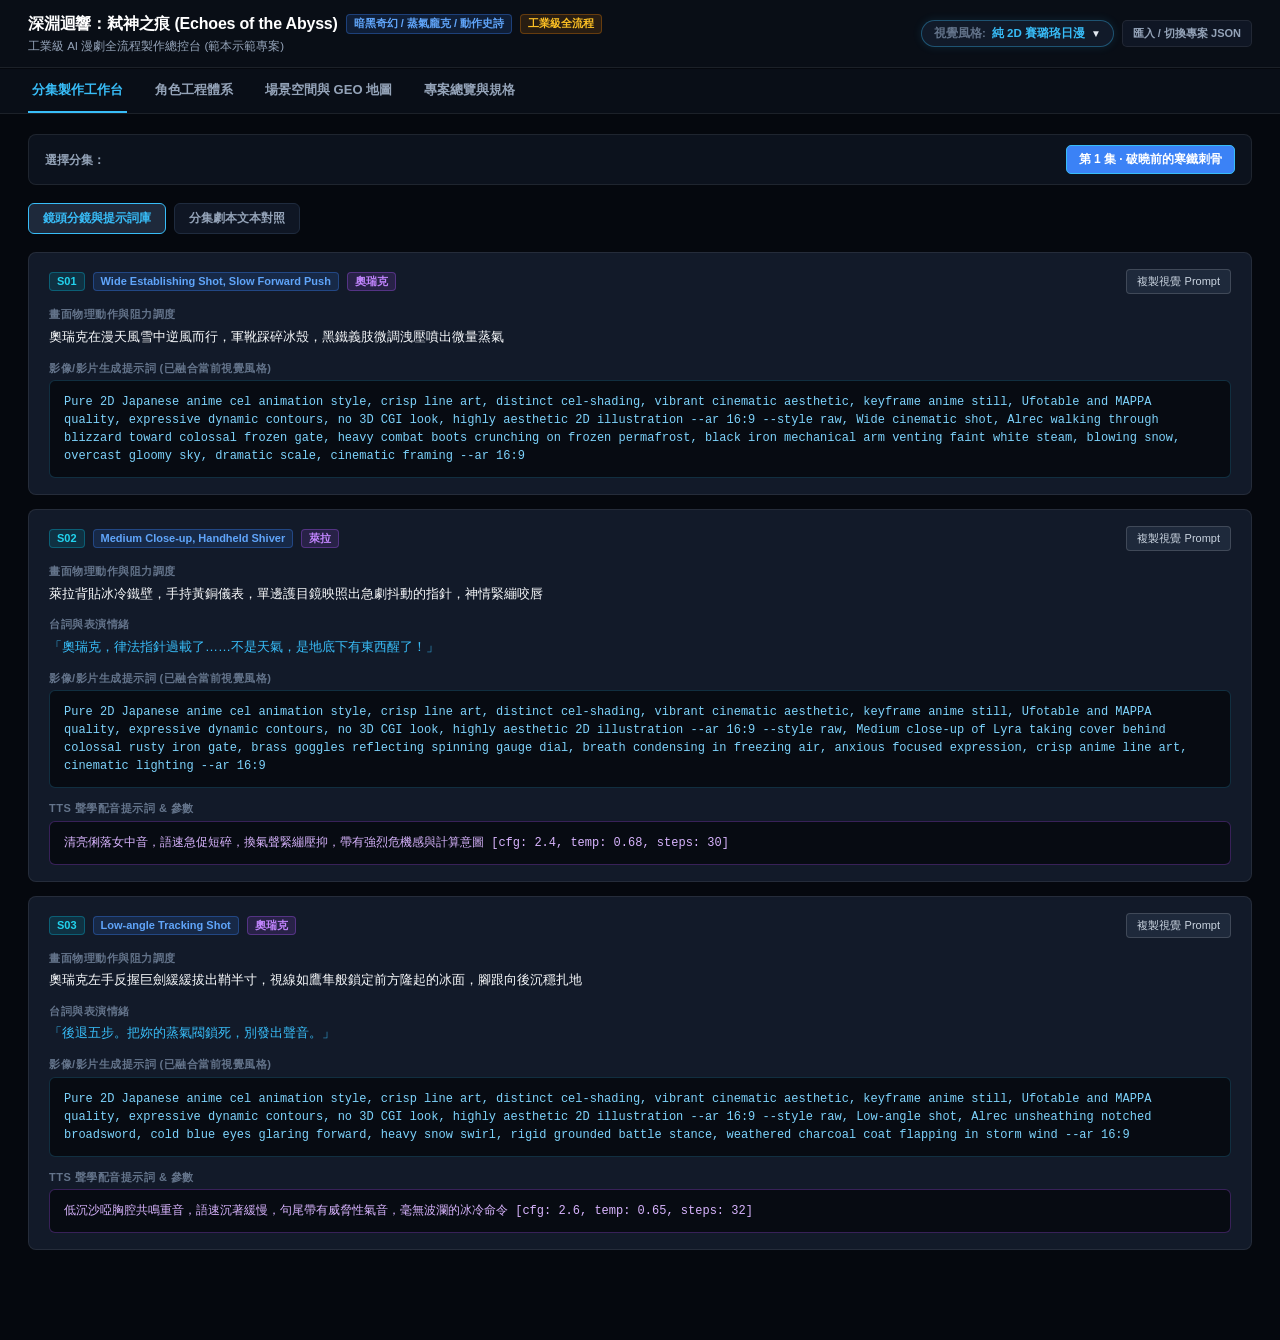
<file: AI影視架構站/template/index.html>
<!DOCTYPE html>
<html lang="zh-TW">
<head>
  <meta charset="UTF-8">
  <meta name="viewport" content="width=device-width, initial-scale=1.0">
  <title>工業級 AI 漫劇與影視全流程總控台</title>
  <link rel="stylesheet" href="css/dashboard.css">
</head>
<body>

  <!-- 頂部 Studio 導航欄 -->
  <header>
    <div class="header-inner">
      <div class="brand-group">
        <div class="brand-title">
          <h1 id="project-title">載入中...</h1>
          <span class="badge badge-primary" id="project-genre">類型</span>
          <span class="badge badge-bronze">工業級全流程</span>
        </div>
        <div class="brand-subtitle" id="project-subtitle">
          AI 漫劇與影視全流程製作總控台
        </div>
      </div>

      <div class="header-actions">
        <!-- 風格切換器膠囊 -->
        <button class="style-capsule-btn" id="toggle-style-drawer">
          <span style="color:var(--text-muted);">視覺風格:</span>
          <span id="current-style-name" style="color:var(--accent-sky);">載入中...</span>
          <span style="font-size:10px;">▼</span>
        </button>

        <!-- 資料切換 / 匯入按鈕 -->
        <button class="btn-header-action" id="btn-open-import">匯入 / 切換專案 JSON</button>
      </div>
    </div>
  </header>

  <!-- 風格抽屜 (Collapsible Style Drawer) -->
  <section class="style-drawer" id="style-drawer">
    <div class="style-drawer-inner">
      <div class="style-drawer-header">
        <span style="font-size:12px; font-weight:700; color:#fff;">視覺風格混合器 (動態融入所有分鏡提示詞前綴)</span>
        <button class="btn-close-drawer" id="close-style-drawer">收起 ✕</button>
      </div>
      <div class="style-grid" id="style-grid-container"></div>
    </div>
  </section>

  <!-- 主導航分頁列 -->
  <nav class="main-nav">
    <div class="main-nav-inner">
      <button class="tab-btn active" data-tab="production">分集製作工作台</button>
      <button class="tab-btn" data-tab="characters">角色工程體系</button>
      <button class="tab-btn" data-tab="environments">場景空間與 GEO 地圖</button>
      <button class="tab-btn" data-tab="overview">專案總覽與規格</button>
    </div>
  </nav>

  <!-- 主內容容器 -->
  <main>
    <!-- 分頁 1: 分集製作工作台 (預設啟用) -->
    <section id="pane-production" class="main-tab-pane active">
      <!-- 集數選擇列 -->
      <div class="ep-selector-bar">
        <div style="font-size:12px; font-weight:700; color:var(--text-secondary);">選擇分集：</div>
        <div class="ep-buttons" id="episodes-buttons"></div>
      </div>

      <!-- 子導航列 -->
      <div class="sub-nav">
        <button class="sub-tab-btn active" data-subtab="shots">鏡頭分鏡與提示詞庫</button>
        <button class="sub-tab-btn" data-subtab="script">分集劇本文本對照</button>
      </div>

      <!-- 子分頁: 鏡頭列表 -->
      <div id="subpane-shots" class="sub-tab-pane active">
        <div class="shots-grid" id="shots-list-container"></div>
      </div>

      <!-- 子分頁: 劇本 -->
      <div id="subpane-script" class="sub-tab-pane">
        <div id="screenplay-container"></div>
      </div>
    </section>

    <!-- 分頁 2: 角色工程體系 -->
    <section id="pane-characters" class="main-tab-pane">
      <div class="sub-nav">
        <button class="sub-tab-btn active" data-subtab="bible">角色設定看板 (Bible)</button>
        <button class="sub-tab-btn" data-subtab="turnaround">三視圖隔離標準</button>
        <button class="sub-tab-btn" data-subtab="voice">聲音固定字典 (TTS)</button>
      </div>

      <div id="subpane-bible" class="sub-tab-pane active">
        <div class="cards-grid" id="characters-bible-container"></div>
      </div>

      <div id="subpane-turnaround" class="sub-tab-pane">
        <div class="cards-grid" id="characters-turnaround-container"></div>
      </div>

      <div id="subpane-voice" class="sub-tab-pane">
        <div class="cards-grid" id="characters-voice-container"></div>
      </div>
    </section>

    <!-- 分頁 3: 場景空間與 GEO 地圖 -->
    <section id="pane-environments" class="main-tab-pane">
      <div class="cards-grid" id="environments-list-container"></div>
    </section>

    <!-- 分頁 4: 專案總覽 -->
    <section id="pane-overview" class="main-tab-pane">
      <div id="overview-content"></div>
    </section>
  </main>

  <!-- 匯入 / 切換專案資料彈窗 (Modal) -->
  <div class="modal-overlay" id="import-modal">
    <div class="modal-content">
      <div class="modal-header">
        <div class="modal-title">匯入專案資料 (JSON)</div>
        <button class="btn-close-drawer" id="btn-close-modal">✕</button>
      </div>
      <div class="modal-body">
        <p style="font-size:12px; color:var(--text-secondary); margin-bottom:10px;">
          方式一：直接選取新專案的 <code>project_data.json</code> 檔案
        </p>
        <input type="file" id="json-file-input" accept=".json" style="color:var(--text-secondary); font-size:12px; margin-bottom:14px;">

        <p style="font-size:12px; color:var(--text-secondary); margin-bottom:8px;">
          方式二：直接貼上 AI 生成的 JSON 代碼
        </p>
        <textarea id="import-json-text" placeholder="貼上合法的 project_data.json 內容..."></textarea>
      </div>
      <div style="display:flex; justify-content:flex-end; gap:8px;">
        <button class="sub-tab-btn" id="btn-confirm-import" style="background:var(--accent-blue); color:#fff; border:none;">確認載入並渲染</button>
      </div>
    </div>
  </div>

  <!-- 複製成功的 Toast 提示 -->
  <div id="toast">提示詞已成功複製至剪貼簿！</div>

  <!-- 資料載入層 (離線與本地雙擊支援) -->
  <script src="data/project_data.js"></script>
  <!-- 核心渲染引擎 -->
  <script src="js/dashboard_engine.js"></script>
</body>
</html>
</file>
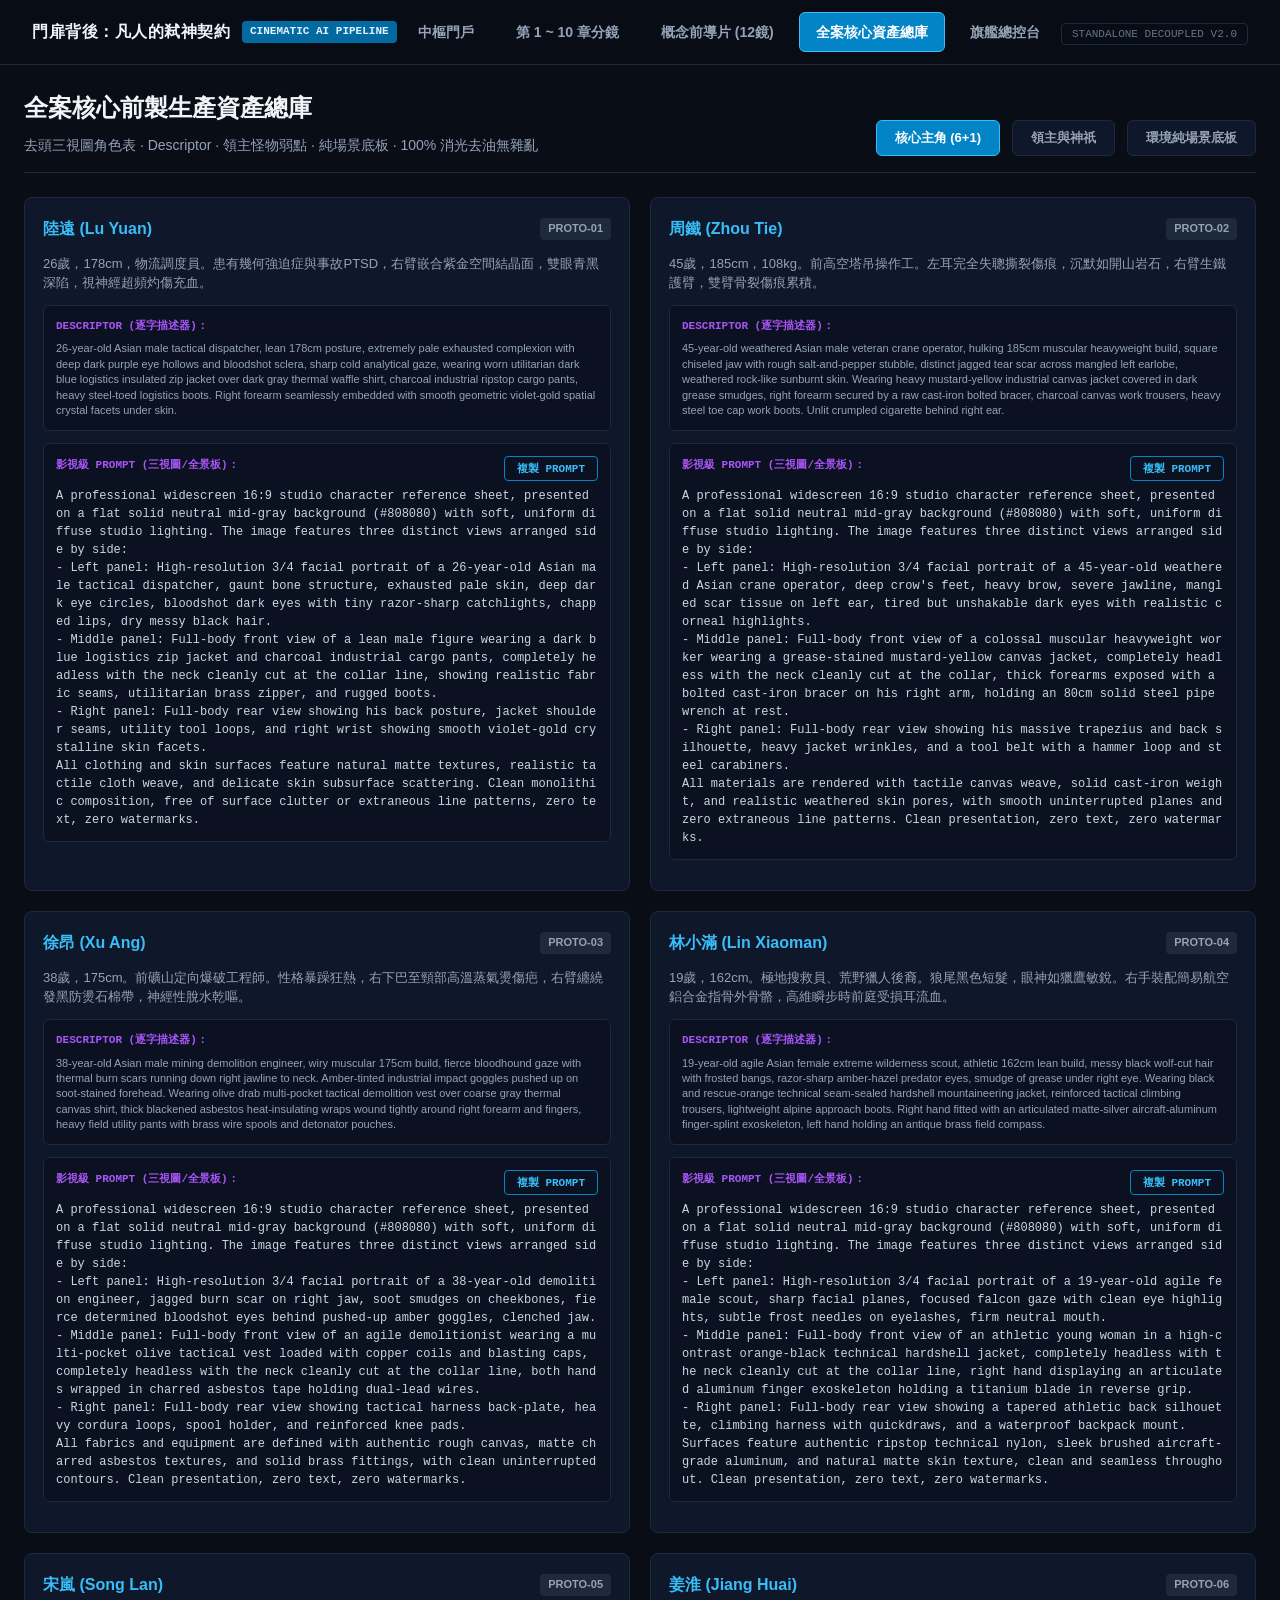
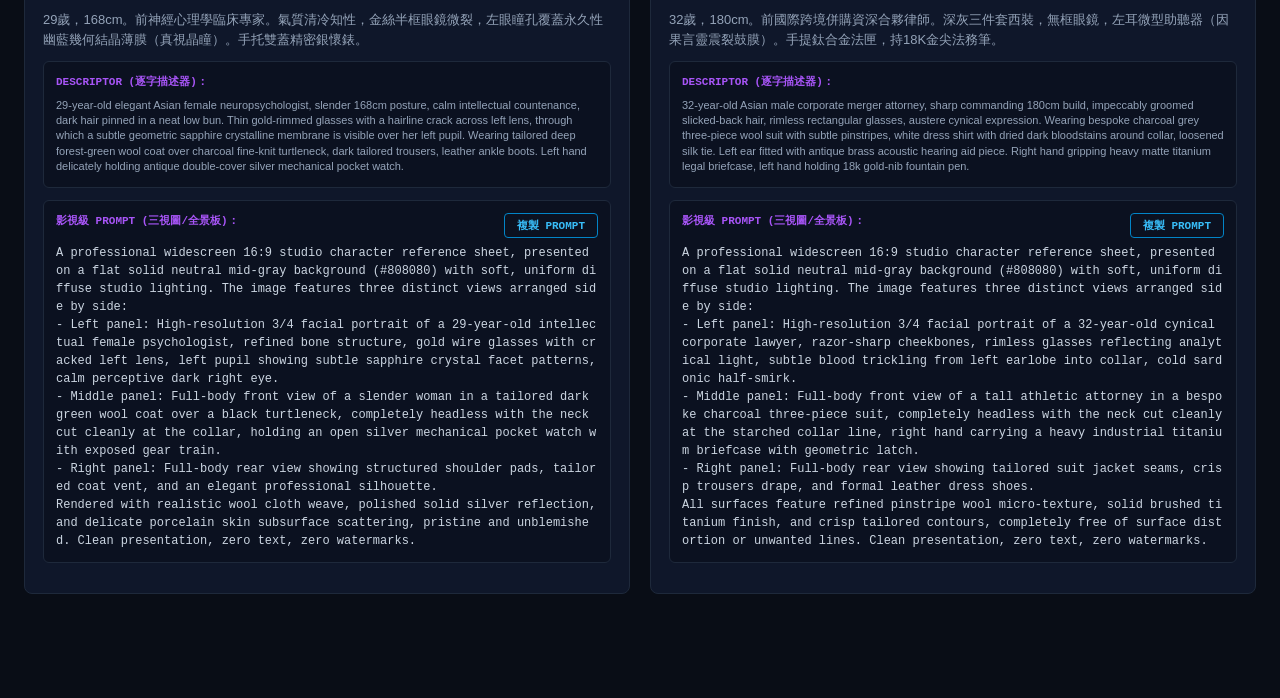
<file: workbench_assets.html>
<!DOCTYPE html>
<html lang="zh-TW">
<head>
  <meta charset="UTF-8">
  <meta name="viewport" content="width=device-width, initial-scale=1.0">
  <title>全案核心生產資產總庫 · 門扉背後：凡人的弒神契約</title>
  <link rel="stylesheet" href="css/workbench.css">
</head>
<body>

  <!-- 全域導航列 -->
  <header id="global-header"></header>

  <!-- 主內容容器 -->
  <main class="main-container">
    <div class="page-header">
      <div>
        <h1 class="page-title">全案核心前製生產資產總庫</h1>
        <p class="page-subtitle">去頭三視圖角色表 · Descriptor · 領主怪物弱點 · 純場景底板 · 100% 消光去油無雜亂</p>
      </div>
      <div class="toolbar">
        <button class="btn-primary" onclick="switchCategory('chars')">核心主角 (6+1)</button>
        <button class="btn-secondary" onclick="switchCategory('bosses')">領主與神祇</button>
        <button class="btn-secondary" onclick="switchCategory('envs')">環境純場景底板</button>
      </div>
    </div>

    <!-- 資產卡片網格 -->
    <div class="assets-grid" id="assets-container">
      <!-- 由 JS 動態渲染 -->
    </div>
  </main>

  <script src="js/viewer_engine.js"></script>
  <script src="data/assets_data.js"></script>

  <script>
    let currentCategory = 'chars';
    const bossActivePhases = {};

    document.addEventListener("DOMContentLoaded", () => {
      renderGlobalHeader('assets');
      renderAssets();
    });

    function switchCategory(cat) {
      currentCategory = cat;
      renderAssets();
    }

    function selectBossPhase(bossId, phaseNum) {
      bossActivePhases[bossId] = phaseNum;
      renderAssets();
    }

    function renderAssets() {
      const container = document.getElementById("assets-container");
      if (!assetsMasterData) {
        container.innerHTML = "<div style='color: #ef4444;'>資產數據載入異常</div>";
        return;
      }

      let items = [];
      if (currentCategory === 'chars') items = assetsMasterData.characters;
      else if (currentCategory === 'bosses') items = assetsMasterData.bosses;
      else if (currentCategory === 'envs') items = assetsMasterData.environments;

      container.innerHTML = items.map(item => {
        const isBoss = currentCategory === 'bosses' && item.phases && item.phases.length > 0;
        let pNum = bossActivePhases[item.id] || 1;
        let activeData = item;
        let phaseData = null;

        if (isBoss) {
          phaseData = item.phases.find(p => p.phase === pNum) || item.phases[0];
          activeData = {
            ...item,
            specs: phaseData.specs,
            descriptor: phaseData.descriptor,
            weakness: phaseData.weakness,
            drops: phaseData.drops,
            prompt: phaseData.prompt,
            actionSignature: phaseData.actionSignature,
            silhouette: phaseData.silhouette
          };
        }

        return `
        <div class="asset-card">
          <div class="asset-title">
            <span>${item.name}</span>
            <span class="asset-tag">${item.badge || item.tier || 'ENVIRONMENT'}</span>
          </div>

          ${isBoss ? `
            <div class="phase-selector">
              <button class="btn-phase ${pNum === 1 ? 'active-phase1' : ''}" onclick="selectBossPhase('${item.id}', 1)">
                形態一：預備 / 封印態
              </button>
              <button class="btn-phase ${pNum === 2 ? 'active-phase2' : ''}" onclick="selectBossPhase('${item.id}', 2)">
                形態二：戰鬥解限態
              </button>
            </div>
            <div class="silhouette-box ${pNum === 2 ? 'phase2' : ''}">
              <span style="font-weight: 800; color: ${pNum === 2 ? '#f87171' : '#38bdf8'}; font-family: var(--font-mono); font-size: 11px;">
                [${pNum === 2 ? '解限態剪影質變' : '封印態幾何剪影'}]：
              </span>
              ${activeData.silhouette}
            </div>
          ` : ''}

          <div class="asset-desc">${activeData.specs}</div>

          ${activeData.actionSignature ? `
            <div class="audio-box" style="border-left-color: #38bdf8;">
              <span class="audio-label" style="color: #38bdf8;">動作簽名：</span>
              <span class="audio-content">${activeData.actionSignature}</span>
            </div>
          ` : ''}

          ${activeData.descriptor ? `
            <div class="prompt-box" style="margin-bottom: 0;">
              <div class="prompt-label">DESCRIPTOR (逐字描述器)：</div>
              <div style="font-size: 11px; color: #94a3b8; line-height: 1.4;">${activeData.descriptor}</div>
            </div>
          ` : ''}

          ${activeData.weakness ? `
            <div class="audio-box" style="border-left-color: #ef4444;">
              <span class="audio-label" style="color: #ef4444;">機制解剖弱點：</span>
              <span class="audio-content">${activeData.weakness}</span>
            </div>
          ` : ''}

          ${activeData.drops ? `
            <div class="audio-box" style="border-left-color: #10b981;">
              <span class="audio-label" style="color: #10b981;">專屬掉落物：</span>
              <span class="audio-content">${activeData.drops}</span>
            </div>
          ` : ''}

          <div class="prompt-box">
            <div style="display: flex; justify-content: space-between; align-items: center; margin-bottom: 6px;">
              <span class="prompt-label">影視級 PROMPT (${isBoss ? (pNum === 1 ? '形態一 三視圖' : '形態二 戰鬥相態') : '三視圖/全景板'})：</span>
              <button class="btn-copy-shot" onclick="copyToClipboard(this.getAttribute('data-p'), this, '已複製資產 Prompt！')" data-p="${encodeURIComponent(activeData.prompt)}">複製 PROMPT</button>
            </div>
            <pre class="prompt-text">${activeData.prompt}</pre>
          </div>
        </div>
        `;
      }).join("");
    }
  </script>
</body>
</html>
</file>
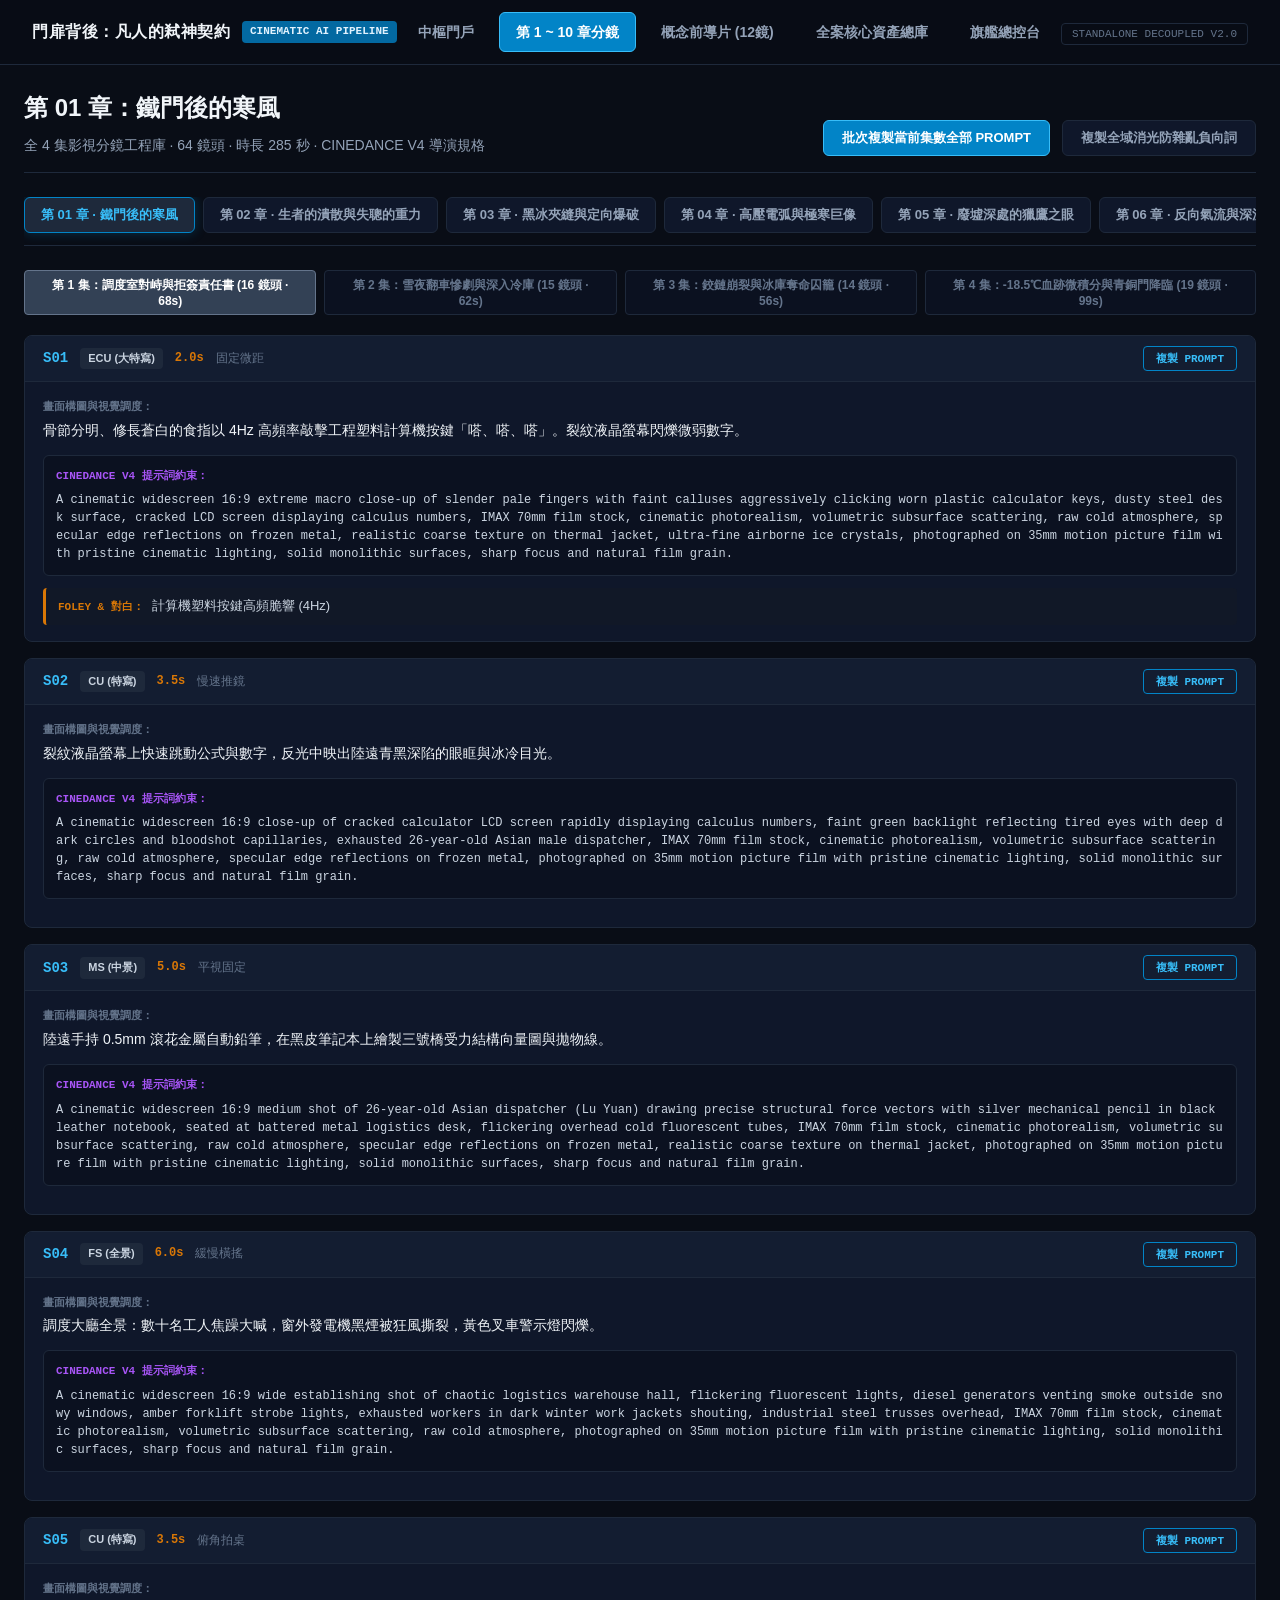
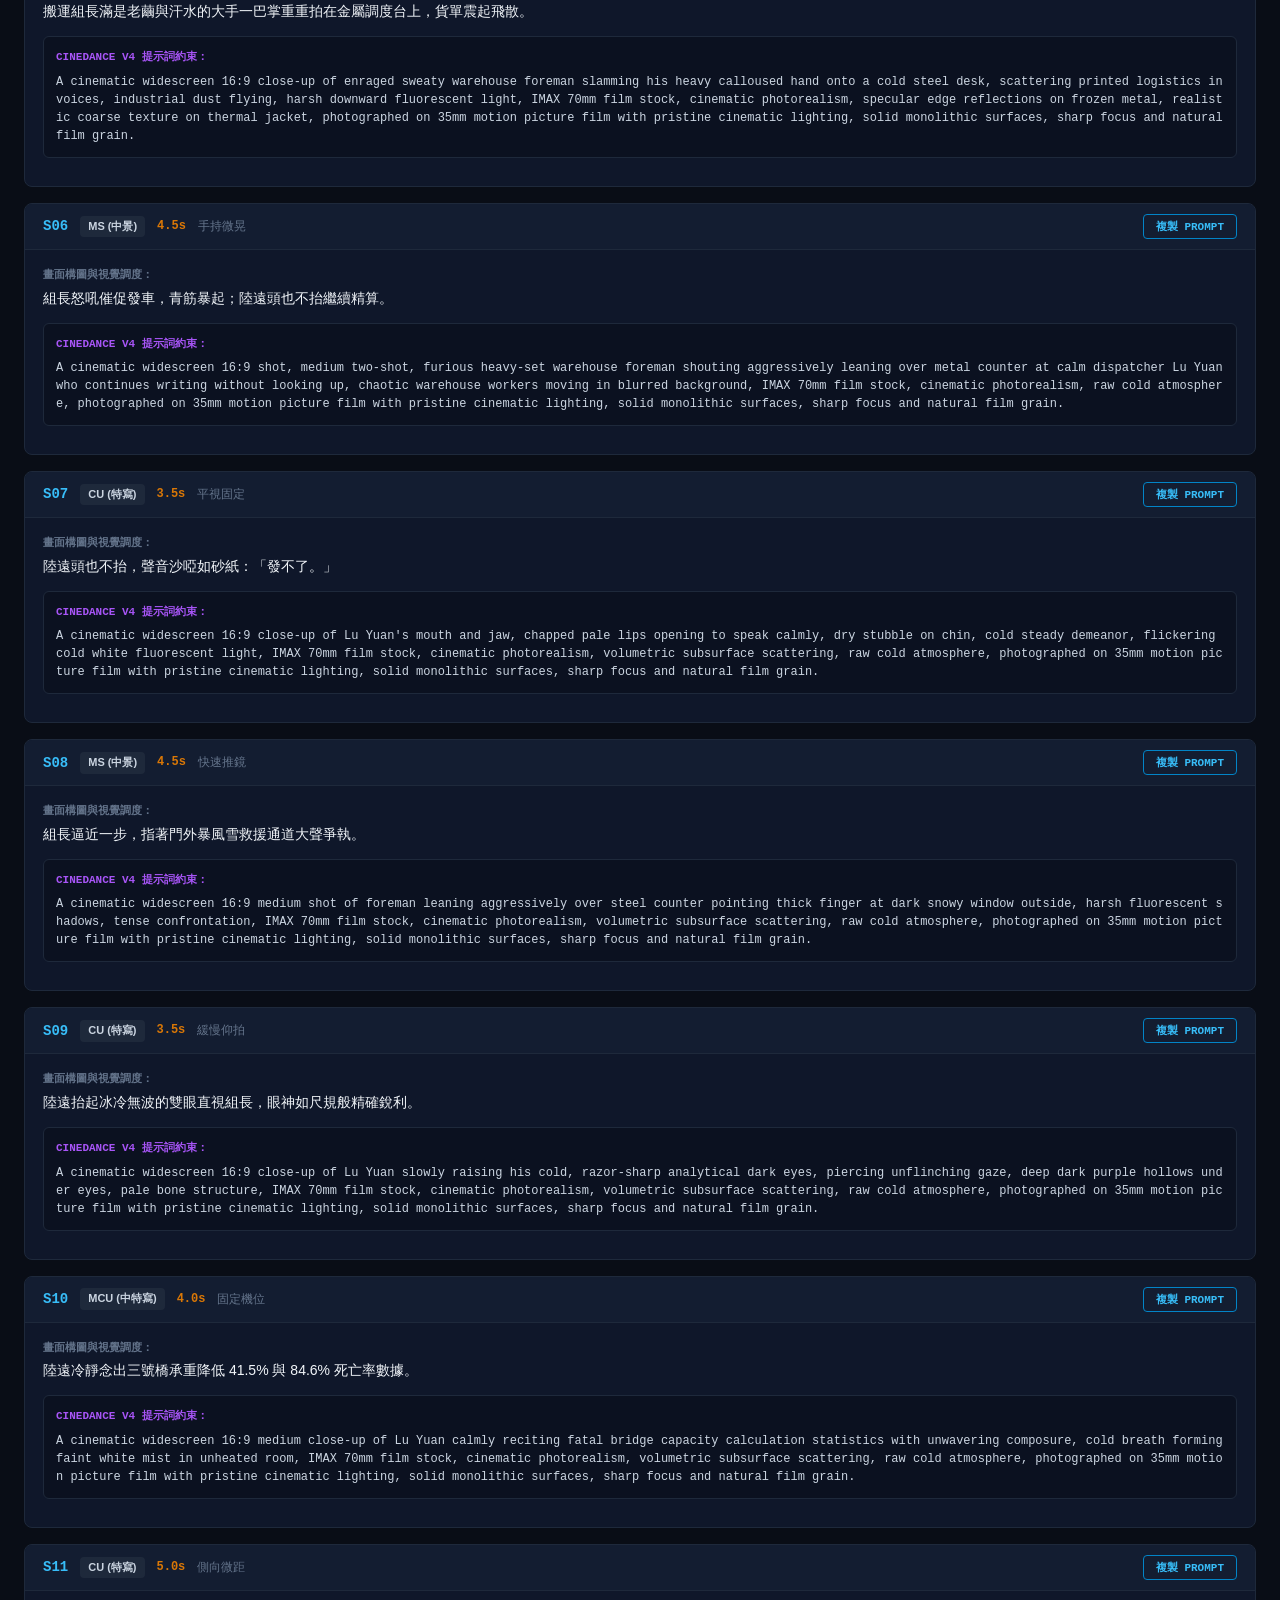
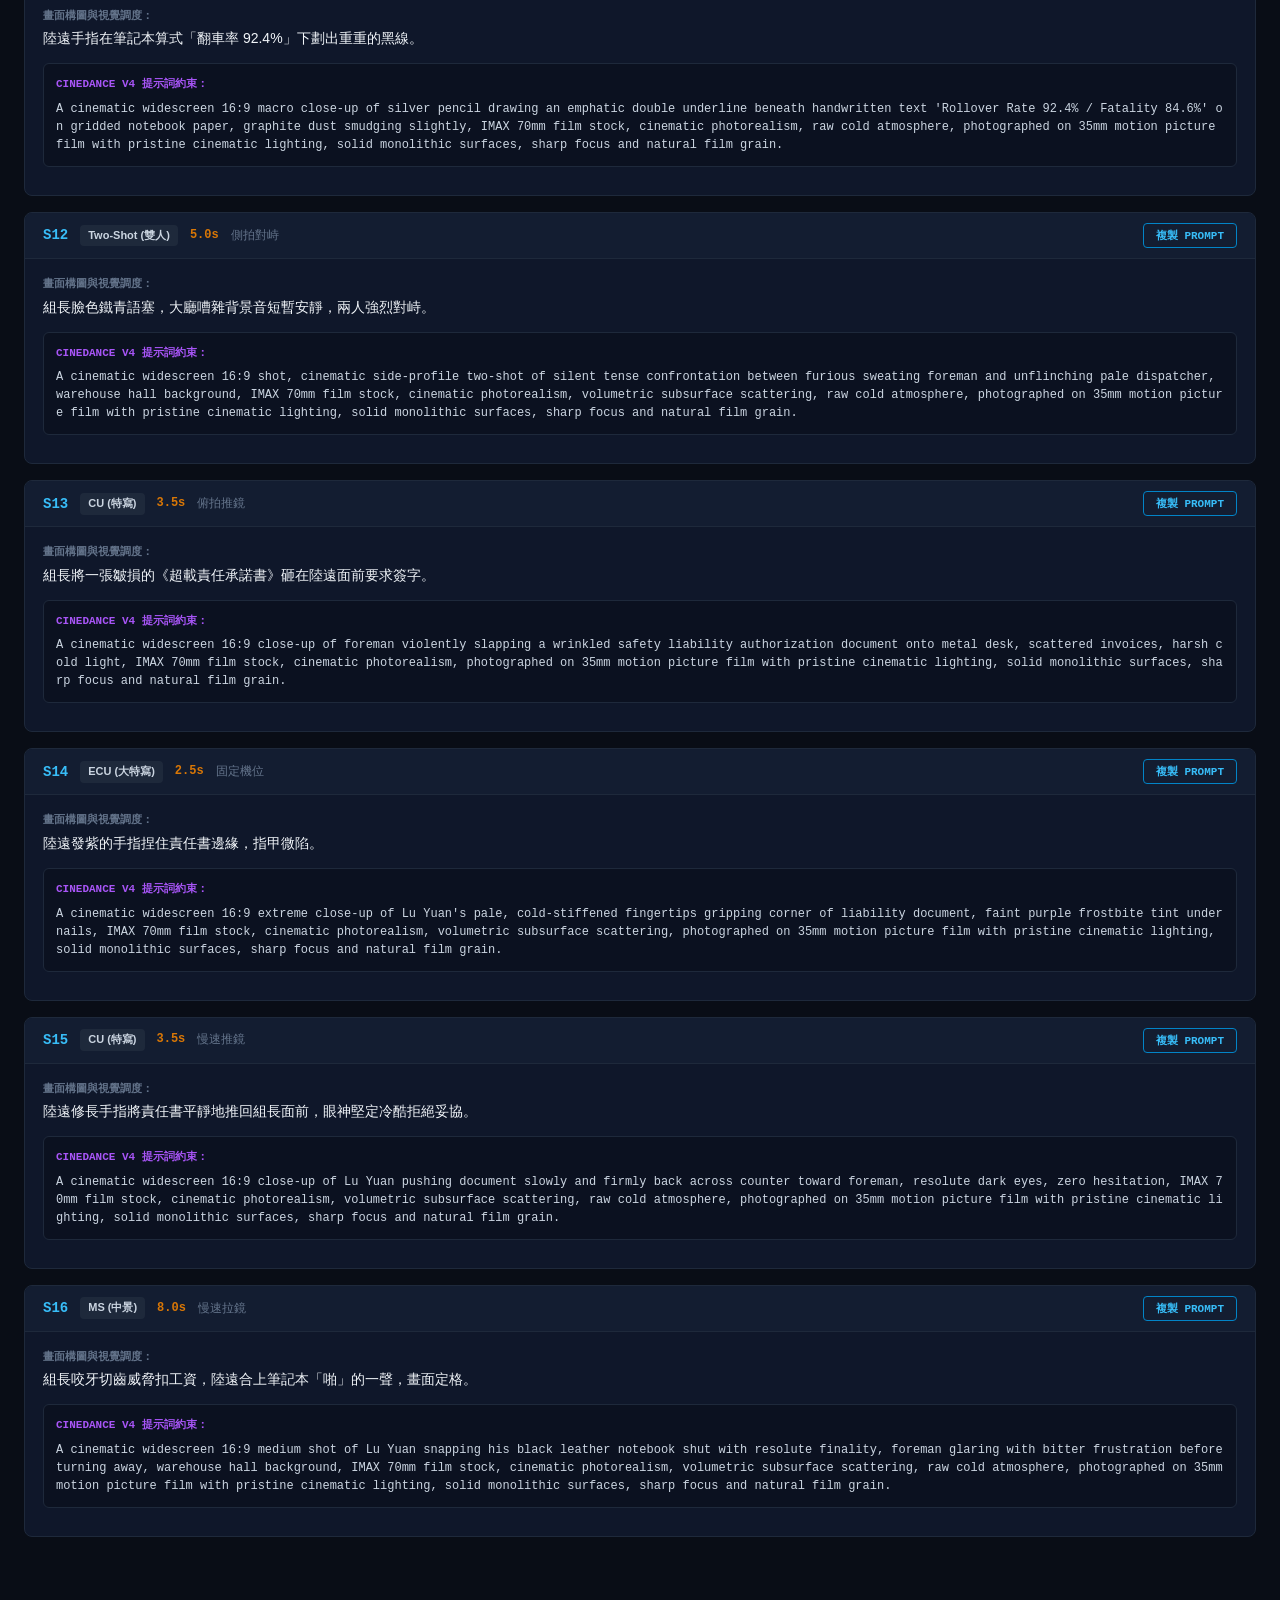
<file: workbench_episodes.html>
<!DOCTYPE html>
<html lang="zh-TW">
<head>
  <meta charset="UTF-8">
  <meta name="viewport" content="width=device-width, initial-scale=1.0">
  <title>第 1 ~ 10 章導演分鏡工程台 · 門扉背後：凡人的弒神契約</title>
  <link rel="stylesheet" href="css/workbench.css">
  
  <!-- 靜態全量預載第 01 ~ 10 章獨立分鏡數據庫，徹底杜絕 file:/// 協議下的路徑阻斷 -->
  <script src="data/chapters/ch01_data.js"></script>
  <script src="data/chapters/ch02_data.js"></script>
  <script src="data/chapters/ch03_data.js"></script>
  <script src="data/chapters/ch04_data.js"></script>
  <script src="data/chapters/ch05_data.js"></script>
  <script src="data/chapters/ch06_data.js"></script>
  <script src="data/chapters/ch07_data.js"></script>
  <script src="data/chapters/ch08_data.js"></script>
  <script src="data/chapters/ch09_data.js"></script>
  <script src="data/chapters/ch10_data.js"></script>
</head>
<body>

  <!-- 全域導航列 -->
  <header id="global-header"></header>

  <!-- 主內容容器 -->
  <main class="main-container">
    <div class="page-header">
      <div>
        <h1 class="page-title" id="page-chapter-title">第 01 章：鐵門後的寒風</h1>
        <p class="page-subtitle" id="page-chapter-subtitle">4 集標準短劇單元 · 64 鏡頭 · CINEDANCE V4 導演規格</p>
      </div>
      <div class="toolbar">
        <button class="btn-primary" onclick="copyCurrentEpisodePrompts(this)">批次複製當前集數全部 PROMPT</button>
        <button class="btn-secondary" onclick="copyNegativePrompt(this)">複製全域消光防雜亂負向詞</button>
      </div>
    </div>

    <!-- 章節選擇按鈕列 (1 ~ 10 章) -->
    <div class="chapter-nav" id="chapter-nav-bar">
      <!-- 由 JS 動態產生 -->
    </div>

    <!-- 4 個分集按鈕 (Part 1 ~ Part 4) -->
    <div class="part-nav" id="part-nav-bar">
      <!-- 由 JS 動態產生 -->
    </div>

    <!-- 鏡頭卡片清單 -->
    <div class="shots-grid" id="shots-container">
      <div style="color: #64748b; padding: 40px; text-align: center; font-family: monospace;">正在載入章節分鏡數據...</div>
    </div>
  </main>

  <script src="js/viewer_engine.js"></script>

  <script>
    // 章節清單定義
    const chaptersList = [
      { id: "ch01", num: "第 01 章", title: "鐵門後的寒風", file: "data/chapters/ch01_data.js" },
      { id: "ch02", num: "第 02 章", title: "生者的潰散與失聰的重力", file: "data/chapters/ch02_data.js" },
      { id: "ch03", num: "第 03 章", title: "黑冰夾縫與定向爆破", file: "data/chapters/ch03_data.js" },
      { id: "ch04", num: "第 04 章", title: "高壓電弧與極寒巨像", file: "data/chapters/ch04_data.js" },
      { id: "ch05", num: "第 05 章", title: "廢墟深處的獵鷹之眼", file: "data/chapters/ch05_data.js" },
      { id: "ch06", num: "第 06 章", title: "反向氣流與深淵天塹", file: "data/chapters/ch06_data.js" },
      { id: "ch07", num: "第 07 章", title: "失溫譫妄與懷錶低語", file: "data/chapters/ch07_data.js" },
      { id: "ch08", num: "第 08 章", title: "地熱逆流與熔爐閘門", file: "data/chapters/ch08_data.js" },
      { id: "ch09", num: "第 09 章", title: "青銅長廊與地火役卒", file: "data/chapters/ch09_data.js" },
      { id: "ch10", num: "第 10 章", title: "赤炎初醒與編鐘神音", file: "data/chapters/ch10_data.js" }
    ];

    let currentChapterId = "ch01";
    let currentPartIndex = 0;
    const chaptersCache = {}; // 記憶體快取

    // 初始化快取
    function initChaptersCache() {
      chaptersList.forEach(ch => {
        const globalVar = window[ch.id + "_data"];
        if (globalVar) {
          chaptersCache[ch.id] = globalVar;
        }
      });
    }

    document.addEventListener("DOMContentLoaded", () => {
      initChaptersCache();
      renderGlobalHeader('episodes');
      renderChapterButtons();
      loadAndRenderChapter(currentChapterId);
    });

    // 渲染章節導航鈕
    function renderChapterButtons() {
      const bar = document.getElementById("chapter-nav-bar");
      if (!bar) return;
      bar.innerHTML = chaptersList.map(ch => `
        <button class="chapter-btn ${ch.id === currentChapterId ? 'active' : ''}" onclick="selectChapter('${ch.id}', this)">${ch.num} · ${ch.title}</button>
      `).join("");
    }

    // 切換章節
    function selectChapter(chId, btn) {
      if (currentChapterId === chId && chaptersCache[chId]) return;
      currentChapterId = chId;
      currentPartIndex = 0;
      renderChapterButtons();
      loadAndRenderChapter(chId);
    }

    // 載入並渲染指定章節
    function loadAndRenderChapter(chId) {
      const container = document.getElementById("shots-container");

      // 1. 若快取中已有或 window 上已有，直接 0 毫秒極速渲染
      if (chaptersCache[chId]) {
        renderCurrentEpisodeData(chaptersCache[chId]);
        return;
      }
      if (window[chId + "_data"]) {
        chaptersCache[chId] = window[chId + "_data"];
        renderCurrentEpisodeData(chaptersCache[chId]);
        return;
      }

      container.innerHTML = "<div style='color: #38bdf8; padding: 40px; text-align: center; font-family: monospace;'>正在讀取 " + chId + " 分鏡數據...</div>";

      // 2. 備援：動態注入 <script>（無時間戳，相容 file:/// 與 http://）
      const chMeta = chaptersList.find(c => c.id === chId);
      if (!chMeta) return;

      const script = document.createElement("script");
      script.src = chMeta.file;
      script.onload = () => {
        const data = window[chId + "_data"];
        if (data) {
          chaptersCache[chId] = data;
          renderCurrentEpisodeData(data);
        } else {
          container.innerHTML = "<div style='color: #ef4444; padding: 30px;'>載入成功但未找到變數 " + chId + "_data</div>";
        }
      };
      script.onerror = () => {
        container.innerHTML = "<div style='color: #ef4444; padding: 30px;'>無法載入 " + chMeta.file + "，請確認路徑或已靜態預載。</div>";
      };
      document.body.appendChild(script);
    }

    // 渲染當前集數分鏡
    function renderCurrentEpisodeData(chData) {
      if (!chData) return;
      const titleEl = document.getElementById("page-chapter-title");
      const subTitleEl = document.getElementById("page-chapter-subtitle");
      if (titleEl) titleEl.innerText = chData.num + "：" + chData.title;
      if (subTitleEl) subTitleEl.innerText = chData.subtitle || "全 4 集影視分鏡工程庫 · CINEDANCE V4 導演規格";

      // 渲染 Part 按鈕
      const partBar = document.getElementById("part-nav-bar");
      if (partBar) {
        if (chData.episodes && chData.episodes.length > 0) {
          partBar.innerHTML = chData.episodes.map((ep, idx) => `
            <button class="part-btn ${idx === currentPartIndex ? 'active' : ''}" onclick="selectPart(${idx})">${ep.pillName} (${ep.stat})</button>
          `).join("");
        } else {
          partBar.innerHTML = "";
        }
      }

      // 渲染鏡頭列表
      const ep = chData.episodes && chData.episodes[currentPartIndex] ? chData.episodes[currentPartIndex] : (chData.episodes ? chData.episodes[0] : null);
      const container = document.getElementById("shots-container");
      if (container) {
        if (ep && ep.shots && ep.shots.length > 0) {
          container.innerHTML = ep.shots.map((shot, idx) => renderShotCard(shot, idx)).join("");
        } else {
          container.innerHTML = "<div style='color: #64748b; padding: 30px; text-align: center;'>本集暫無鏡頭數據</div>";
        }
      }
    }

    // 切換 Part
    function selectPart(idx) {
      currentPartIndex = idx;
      // 重新渲染 Part 按鈕選中狀態
      const partBtns = document.querySelectorAll("#part-nav-bar .part-btn");
      partBtns.forEach((btn, bIdx) => {
        btn.classList.toggle("active", bIdx === idx);
      });
      const chData = chaptersCache[currentChapterId] || window[currentChapterId + "_data"];
      if (chData) renderCurrentEpisodeData(chData);
    }

    // 批次複製當前集數全部 Prompt
    function copyCurrentEpisodePrompts(btn) {
      const chData = chaptersCache[currentChapterId] || window[currentChapterId + "_data"];
      if (!chData || !chData.episodes || !chData.episodes[currentPartIndex]) return;
      const ep = chData.episodes[currentPartIndex];
      const allText = ep.shots.map(s => `// [${s.id} - ${s.type} (${s.dur})] ${s.desc || s.visual}\n${s.prompt || s.body}`).join("\n\n----------------------------------------\n\n");
      copyToClipboard(allText, btn, "已複製 " + ep.pillName + " 全部 Prompt！");
    }

    // 複製全域負向詞
    function copyNegativePrompt(btn) {
      const neg = "Negative prompt (for SD / Flux / Midjourney): cropped limbs, cut-off legs, feet out of frame, touching borders, text, watermark, signature, bad anatomy, deformed, visual clutter, busy texture, noisy surface, fragmented details, cluttered gravel, micro-pebbles, pinecone texture, over-textured, messy details, old man, oily skin, greasy sheen, sweaty gloss, plastic skin, wax figure, specular hot spots, white glitter specks, lens flare, glossy highlights, 3d render shine, blown-out highlights, excessive specular reflection, gritty overlay, sandpaper texture, speckled skin, micro-gravel, dirty speckled artifacts, excessive surface noise";
      copyToClipboard(neg, btn, "已複製全域消光去油防雜亂負向提示詞！");
    }
  </script>
</body>
</html>
</file>
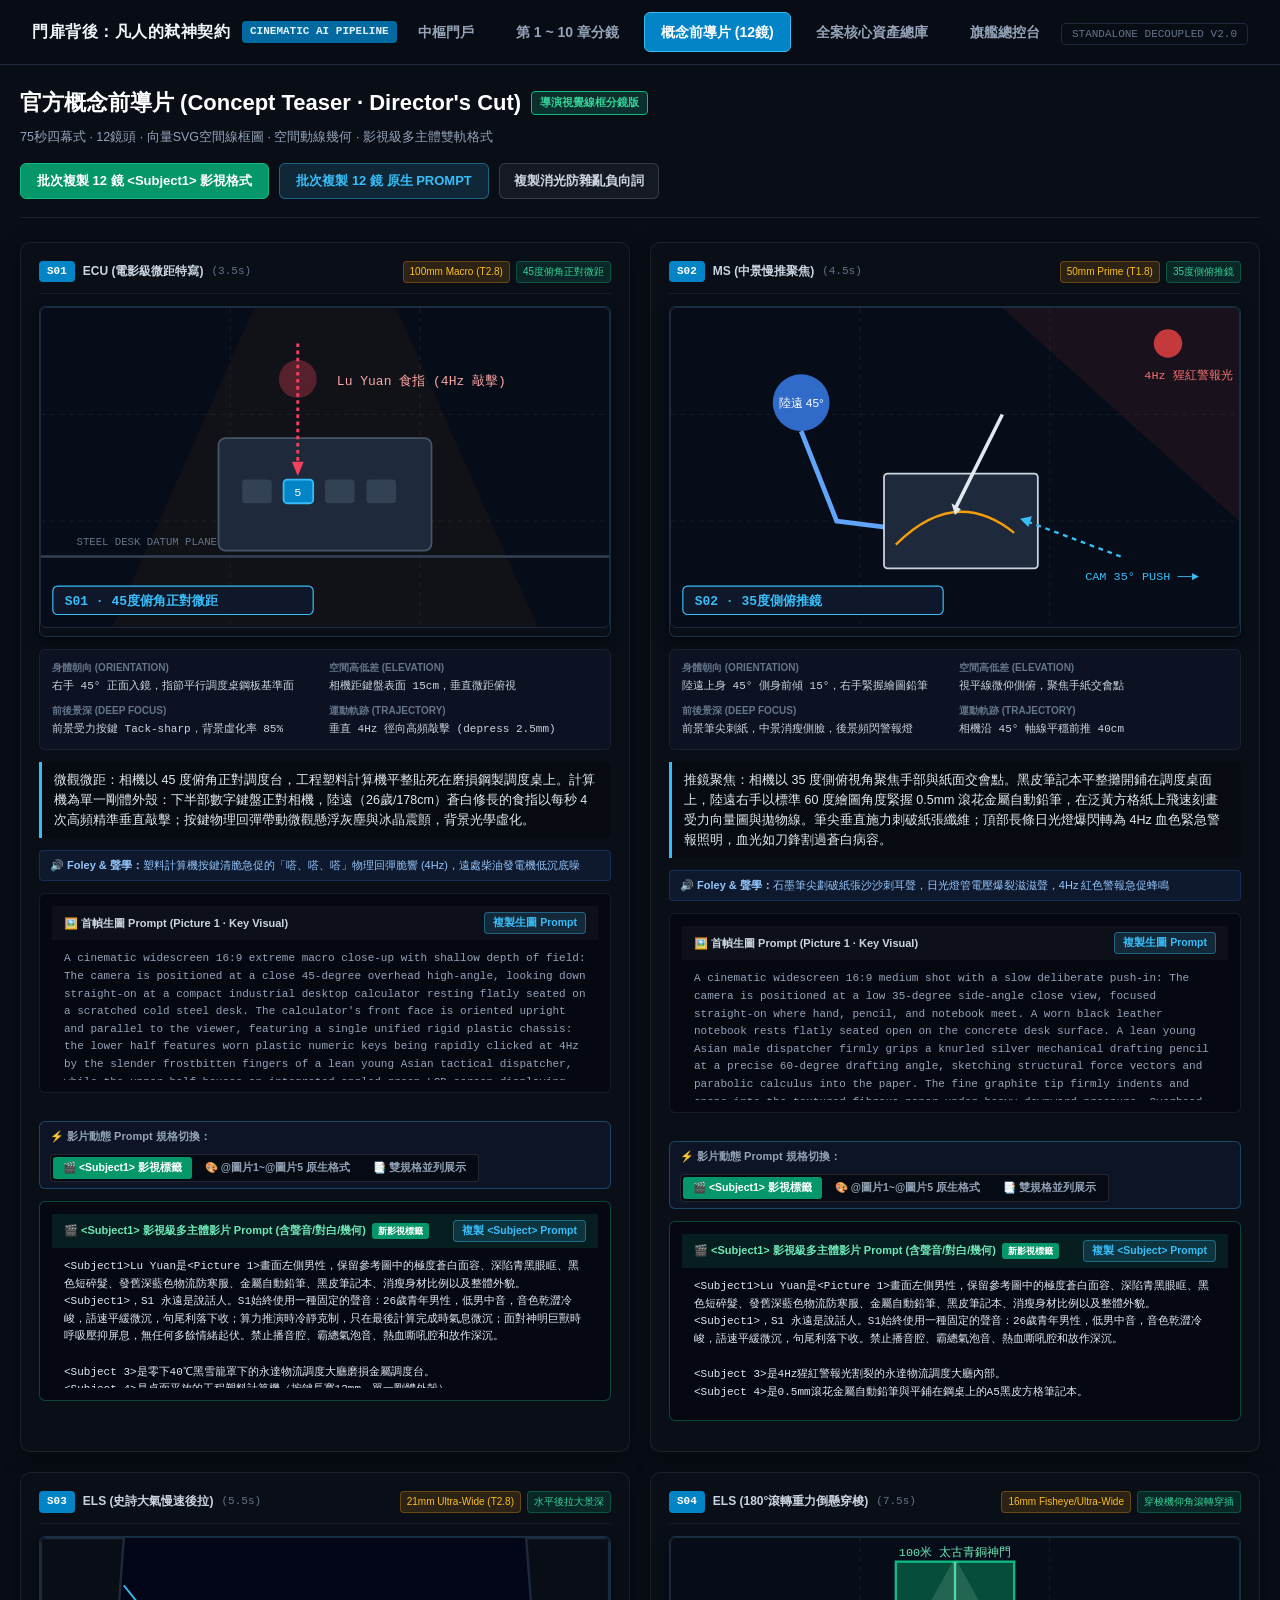
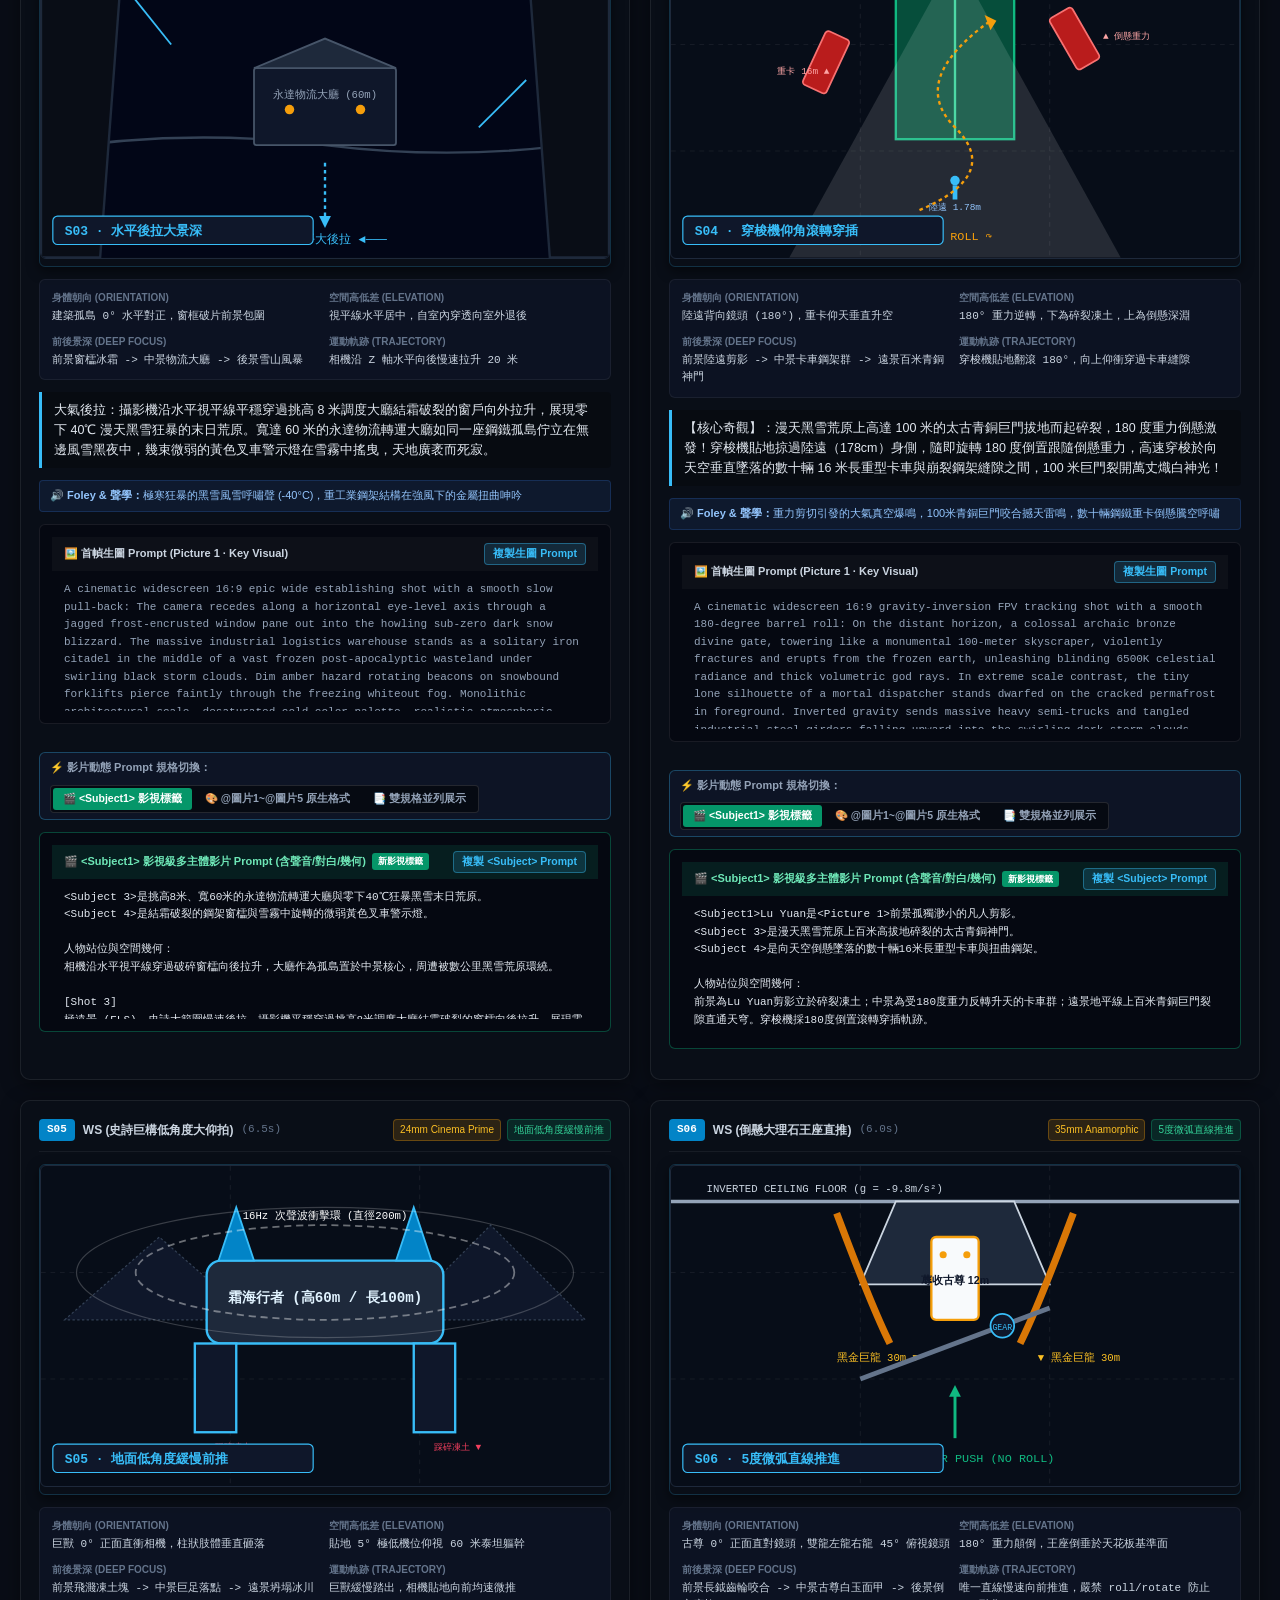
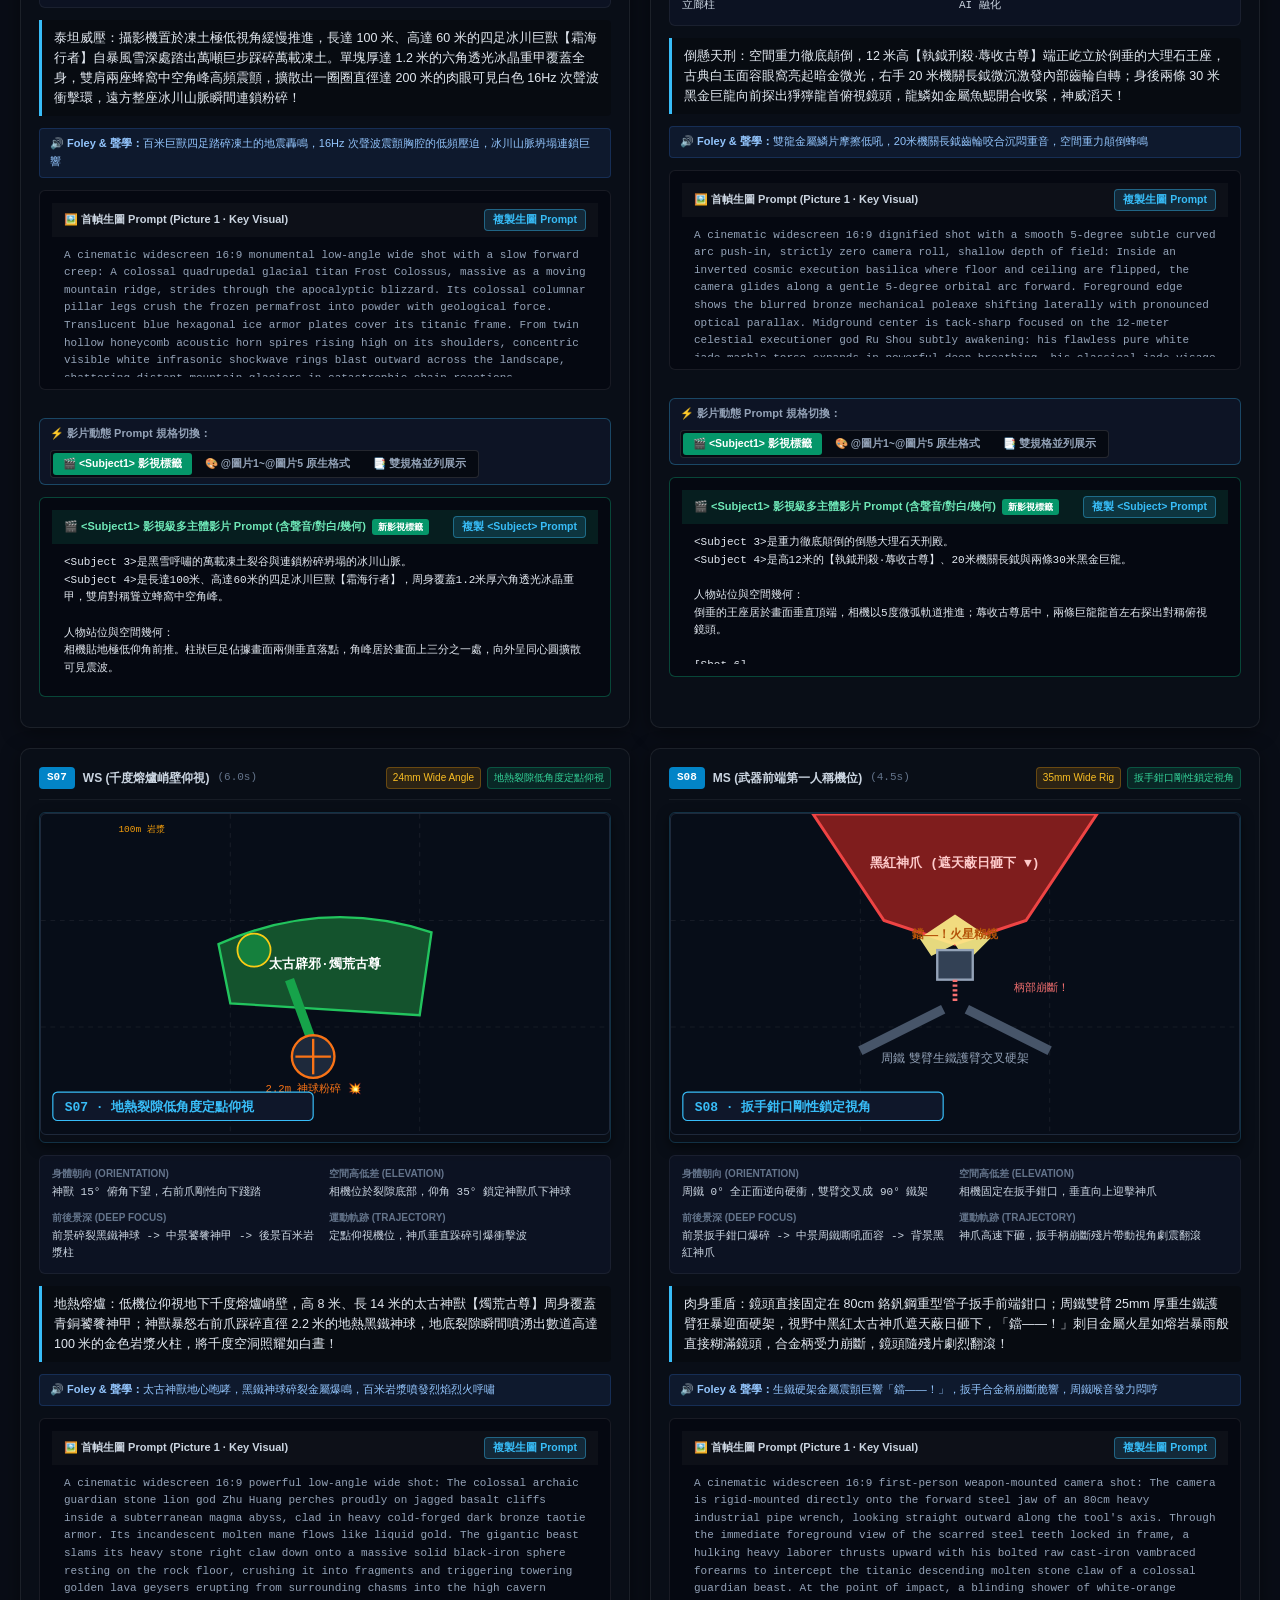
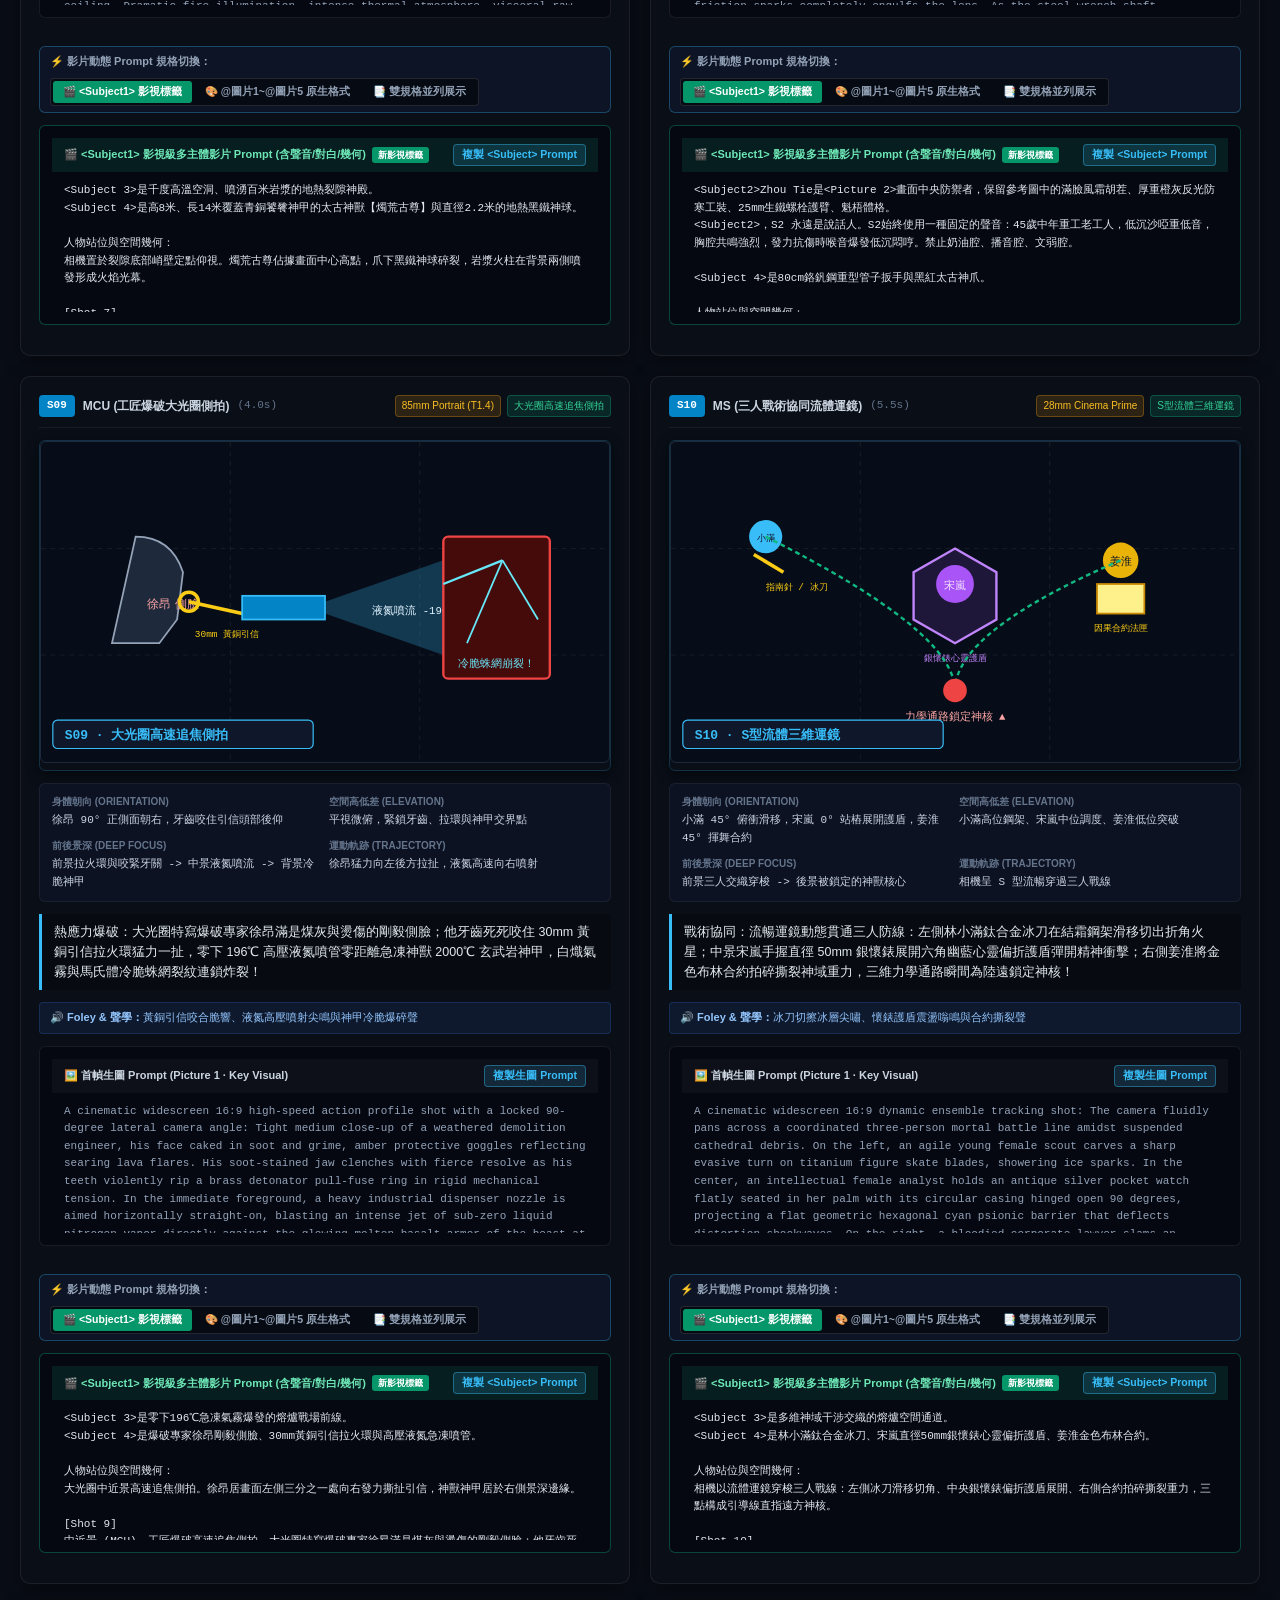
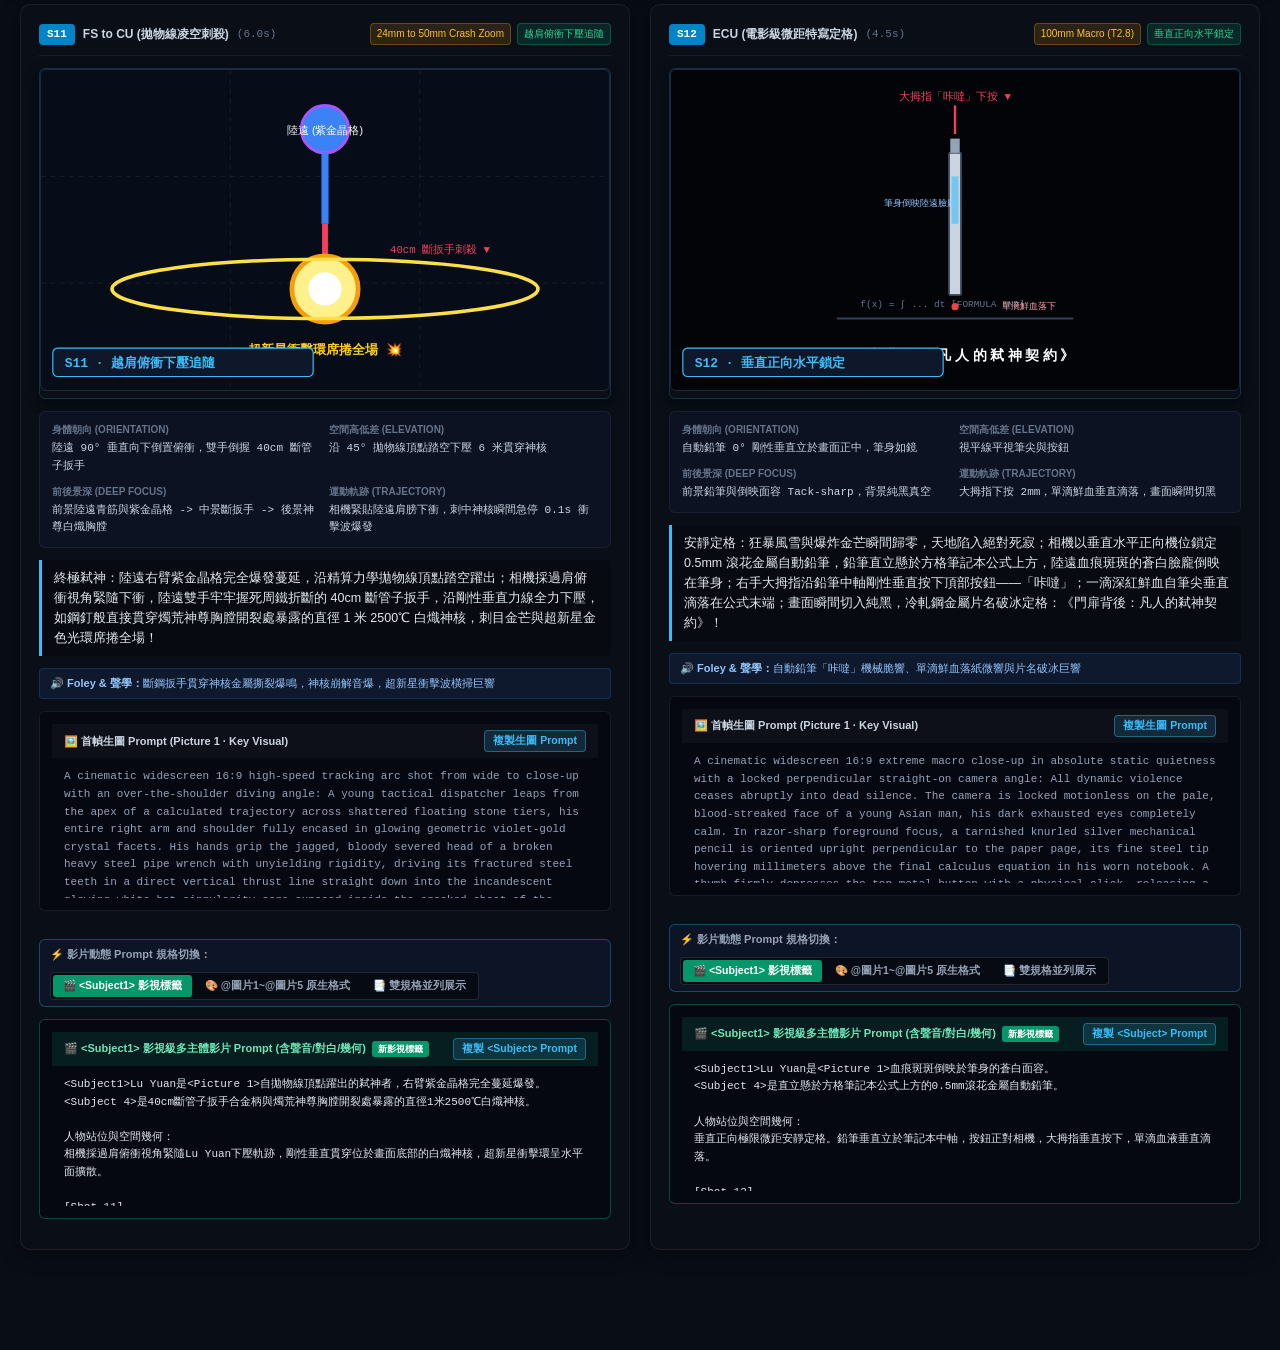
<file: workbench_trailer.html>
<!DOCTYPE html>
<html lang="zh-TW">
<head>
  <meta charset="UTF-8">
  <meta name="viewport" content="width=device-width, initial-scale=1.0">
  <title>官方概念前導片 (Concept Teaser · Director's Cut) 導演工作台 · 門扉背後：凡人的弒神契約</title>
  <link rel="stylesheet" href="css/workbench.css">
  <style>
    /* 微型膠囊捲軸規範 */
    ::-webkit-scrollbar { width: 5px; height: 5px; }
    ::-webkit-scrollbar-track { background: transparent; }
    ::-webkit-scrollbar-thumb { background: rgba(255, 255, 255, 0.2); border-radius: 9999px; }
    ::-webkit-scrollbar-thumb:hover { background: rgba(255, 255, 255, 0.4); }
    * { scrollbar-width: thin; scrollbar-color: rgba(255, 255, 255, 0.2) transparent; }

    .director-card {
      background: #090e17;
      border: 1px solid rgba(255, 255, 255, 0.08);
      border-radius: 10px;
      overflow: hidden;
      display: flex;
      flex-direction: column;
      gap: 12px;
      padding: 18px;
      box-shadow: 0 4px 20px rgba(0,0,0,0.4);
      transition: border-color 0.2s ease, transform 0.2s ease;
    }
    .director-card:hover {
      border-color: rgba(56, 189, 248, 0.4);
      transform: translateY(-2px);
    }
    .director-header {
      display: flex;
      justify-content: space-between;
      align-items: center;
      flex-wrap: wrap;
      gap: 8px;
      border-bottom: 1px solid rgba(255,255,255,0.06);
      padding-bottom: 10px;
    }
    .wireframe-container {
      width: 100%;
      border-radius: 6px;
      overflow: hidden;
      border: 1px solid rgba(56, 189, 248, 0.2);
      box-shadow: 0 4px 12px rgba(0,0,0,0.5);
    }
    .specs-grid {
      display: grid;
      grid-template-columns: repeat(auto-fit, minmax(200px, 1fr));
      gap: 8px;
      background: rgba(15, 23, 42, 0.6);
      border: 1px solid rgba(255,255,255,0.06);
      border-radius: 6px;
      padding: 10px 12px;
      font-size: 11px;
    }
    .spec-item {
      display: flex;
      flex-direction: column;
      gap: 2px;
    }
    .spec-label {
      color: #64748b;
      font-size: 10px;
      font-weight: 700;
      text-transform: uppercase;
    }
    .spec-value {
      color: #cbd5e1;
      font-family: var(--font-mono, monospace);
    }
    .shot-desc-text {
      font-size: 12.5px;
      color: #e2e8f0;
      line-height: 1.6;
      background: rgba(0,0,0,0.25);
      border-left: 3px solid #38bdf8;
      padding: 8px 12px;
      border-radius: 0 4px 4px 0;
    }
    .prompt-box {
      background: #050811;
      border: 1px solid rgba(255,255,255,0.08);
      border-radius: 6px;
      overflow: hidden;
    }
    .prompt-header {
      display: flex;
      justify-content: space-between;
      align-items: center;
      padding: 6px 12px;
      background: rgba(255,255,255,0.03);
      font-size: 11px;
      font-weight: 700;
    }
    .prompt-content {
      padding: 10px 12px;
      font-family: var(--font-mono, monospace);
      font-size: 11px;
      line-height: 1.6;
      color: #94a3b8;
      white-space: pre-wrap;
      max-height: 140px;
      overflow-y: auto;
    }
    .btn-copy {
      background: rgba(56, 189, 248, 0.15);
      border: 1px solid rgba(56, 189, 248, 0.4);
      color: #38bdf8;
      padding: 3px 8px;
      border-radius: 4px;
      cursor: pointer;
      font-size: 10.5px;
      font-weight: 700;
      transition: all 0.2s;
    }
    .btn-copy:hover {
      background: #38bdf8;
      color: #000;
    }
  </style>
</head>
<body>

  <!-- 全域導航列 -->
  <header id="global-header"></header>

  <!-- 主內容容器 -->
  <main class="main-container" style="max-width: 1600px; margin: 0 auto; padding: 20px;">
    <div class="page-header" style="display: flex; justify-content: space-between; align-items: flex-start; flex-wrap: wrap; gap: 16px; margin-bottom: 24px; border-bottom: 1px solid rgba(255,255,255,0.08); padding-bottom: 18px;">
      <div>
        <div style="display: flex; align-items: center; gap: 10px;">
          <h1 class="page-title" id="page-title" style="font-size: 22px; font-weight: 800; color: #fff; margin: 0;">官方概念前導片 (Concept Teaser · Director's Cut)</h1>
          <span style="background: rgba(16, 185, 129, 0.2); border: 1px solid #10b981; color: #34d399; padding: 2px 8px; border-radius: 4px; font-size: 11px; font-weight: 700;">導演視覺線框分鏡版</span>
        </div>
        <p class="page-subtitle" id="page-subtitle" style="font-size: 12.5px; color: #94a3b8; margin-top: 6px;">
          75秒四幕式 · 12鏡頭 · 向量SVG空間線框圖 · 空間動線幾何 · <Subject1> 影視級多主體雙軌格式
        </p>
      </div>
      <div class="toolbar" style="display: flex; gap: 10px; flex-wrap: wrap;">
        <button class="btn-primary" onclick="copyAllTrailerSubjectPrompts(this)" style="background: #059669; border-color: #10b981; font-weight: 700; padding: 8px 16px; border-radius: 6px; cursor: pointer; color: #fff;">
          批次複製 12 鏡 &lt;Subject1&gt; 影視格式
        </button>
        <button class="btn-secondary" onclick="copyAllTrailerPrompts(this)" style="background: rgba(56, 189, 248, 0.15); border: 1px solid rgba(56, 189, 248, 0.4); color: #38bdf8; font-weight: 700; padding: 8px 16px; border-radius: 6px; cursor: pointer;">
          批次複製 12 鏡 原生 PROMPT
        </button>
        <button class="btn-secondary" onclick="copyNegativePrompt(this)" style="background: rgba(255, 255, 255, 0.05); border: 1px solid rgba(255, 255, 255, 0.15); color: #cbd5e1; padding: 8px 14px; border-radius: 6px; cursor: pointer;">
          複製消光防雜亂負向詞
        </button>
      </div>
    </div>

    <!-- 鏡頭卡片清單 (網格佈局) -->
    <div class="shots-grid" id="shots-container" style="display: grid; grid-template-columns: repeat(auto-fill, minmax(460px, 1fr)); gap: 20px;">
      <!-- 由 JS 動態注入 -->
    </div>
  </main>

  <!-- 引入解耦腳本與資料庫 -->
  <script src="js/viewer_engine.js"></script>
  <script src="data/trailer_data.js"></script>

  <script>
    let currentGlobalMode = 'subject'; // 全域切換預設值

    document.addEventListener("DOMContentLoaded", () => {
      // 1. 渲染頂部導航
      renderGlobalHeader('trailer');

      // 2. 渲染鏡頭清單
      const container = document.getElementById("shots-container");
      if (typeof trailerData !== 'undefined' && trailerData.shots) {
        container.innerHTML = trailerData.shots.map((shot, idx) => renderDirectorCard(shot, idx)).join("");
      } else {
        container.innerHTML = "<div style='color: #ef4444; padding: 20px;'>前導片數據載入異常，請檢查 data/trailer_data.js</div>";
      }
    });

    // 渲染單張導演級分鏡卡片
    function renderDirectorCard(shot, idx) {
      const shotId = shot.id || ("S" + String(idx + 1).padStart(2, '0'));
      const staging = shot.staging || {};
      const svgCode = shot.svg || "";
      const dynamicKeyVisual = shot.keyVisualPrompt || shot.prompt || "";
      const subjectPrompt = shot.subjectPrompt || "";
      const nativePrompt = shot.nativePrompt || shot.prompt || "";

      return `
        <div class="director-card" id="director-shot-${shotId}">
          <!-- 頂部 Meta 標籤列 -->
          <div class="director-header">
            <div style="display: flex; align-items: center; gap: 8px;">
              <span style="background: #0284c7; color: #fff; font-weight: 800; font-family: monospace; font-size: 11px; padding: 2px 8px; border-radius: 4px;">${shotId}</span>
              <span style="color: #cbd5e1; font-weight: 700; font-size: 12px;">${shot.type}</span>
              <span style="color: #64748b; font-family: monospace; font-size: 11px;">(${shot.dur || '4s'})</span>
            </div>
            <div style="display: flex; gap: 6px; align-items: center;">
              <span style="background: rgba(245, 158, 11, 0.15); border: 1px solid rgba(245, 158, 11, 0.3); color: #fbbf24; padding: 2px 6px; border-radius: 4px; font-size: 10px;">${shot.lens || '35mm'}</span>
              <span style="background: rgba(16, 185, 129, 0.15); border: 1px solid rgba(16, 185, 129, 0.3); color: #34d399; padding: 2px 6px; border-radius: 4px; font-size: 10px;">${shot.cam ? shot.cam.split(' ')[0] : '標準機位'}</span>
            </div>
          </div>

          <!-- 第一層：導演視覺線框分鏡圖 (SVG Wireframe) -->
          <div class="wireframe-container">
            ${svgCode}
          </div>

          <!-- 第二層：空間調度與視聽美學規格晶片列 -->
          <div class="specs-grid">
            <div class="spec-item">
              <span class="spec-label">身體朝向 (Orientation)</span>
              <span class="spec-value">${staging.orientation || '正面'}</span>
            </div>
            <div class="spec-item">
              <span class="spec-label">空間高低差 (Elevation)</span>
              <span class="spec-value">${staging.elevation || '視平線'}</span>
            </div>
            <div class="spec-item">
              <span class="spec-label">前後景深 (Deep Focus)</span>
              <span class="spec-value">${staging.deepFocus || '全景深'}</span>
            </div>
            <div class="spec-item">
              <span class="spec-label">運動軌跡 (Trajectory)</span>
              <span class="spec-value">${staging.trajectory || '定點'}</span>
            </div>
          </div>

          <!-- 第三層：畫面構圖與動作描述 -->
          <div class="shot-desc-text">
            ${shot.desc}
          </div>
          ${shot.audio ? `
            <div style="font-size: 11px; color: #93c5fd; background: rgba(59, 130, 246, 0.1); border: 1px solid rgba(59, 130, 246, 0.2); padding: 6px 10px; border-radius: 4px;">
              🔊 <strong>Foley &amp; 聲學：</strong>${shot.audio}
            </div>
          ` : ''}

          <!-- 第四層：模組 1 - 首幀生圖 Prompt (Picture 1) -->
          <div class="prompt-box">
            <div class="prompt-header">
              <span style="color: #cbd5e1;">🖼️ 首幀生圖 Prompt (Picture 1 · Key Visual)</span>
              <button class="btn-copy" onclick="copyBoxPrompt(this)">複製生圖 Prompt</button>
            </div>
            <div class="prompt-content">${escapeHtml(dynamicKeyVisual)}</div>
          </div>

          <!-- 第五層：【紅框新增區塊】影片提示詞規格切換列 -->
          <div class="shot-format-switch-bar" style="margin-top: 4px; display: flex; justify-content: space-between; align-items: center; background: rgba(15, 23, 42, 0.8); border: 1px solid rgba(56, 189, 248, 0.3); border-radius: 6px; padding: 6px 10px; flex-wrap: wrap; gap: 8px;">
            <div style="display: flex; align-items: center; gap: 6px; font-size: 11px; color: #94a3b8; font-weight: 700;">
              <span>⚡ 影片動態 Prompt 規格切換：</span>
            </div>
            <div style="display: inline-flex; background: rgba(0, 0, 0, 0.5); border: 1px solid rgba(255, 255, 255, 0.12); border-radius: 4px; padding: 2px; gap: 3px;">
              <button type="button" id="btn-mode-subject-${shotId}" onclick="switchSingleShotMode('${shotId}', 'subject')" style="border: none; background: #059669; color: #fff; padding: 4px 10px; font-size: 10.5px; font-weight: 700; border-radius: 3px; cursor: pointer; transition: all 0.2s;">
                🎬 &lt;Subject1&gt; 影視標籤
              </button>
              <button type="button" id="btn-mode-atpic-${shotId}" onclick="switchSingleShotMode('${shotId}', 'at_picture')" style="border: none; background: transparent; color: #94a3b8; padding: 4px 10px; font-size: 10.5px; font-weight: 700; border-radius: 3px; cursor: pointer; transition: all 0.2s;">
                🎨 @圖片1~@圖片5 原生格式
              </button>
              <button type="button" id="btn-mode-both-${shotId}" onclick="switchSingleShotMode('${shotId}', 'both')" style="border: none; background: transparent; color: #94a3b8; padding: 4px 10px; font-size: 10.5px; font-weight: 700; border-radius: 3px; cursor: pointer; transition: all 0.2s;">
                📑 雙規格並列展示
              </button>
            </div>
          </div>

          <!-- 第六層：模組 2-A <Subject1> 影視級多主體影片提示詞 -->
          <div class="prompt-box" id="box-subject-${shotId}" style="border-color: rgba(16, 185, 129, 0.35); display: block;">
            <div class="prompt-header" style="background: rgba(16, 185, 129, 0.12);">
              <div style="display: flex; align-items: center; gap: 6px;">
                <span style="color: #6ee7b7;">🎬 &lt;Subject1&gt; 影視級多主體影片 Prompt (含聲音/對白/幾何)</span>
                <span style="background: #059669; color: #fff; padding: 1px 6px; border-radius: 3px; font-size: 9px;">新影視標籤</span>
              </div>
              <button class="btn-copy" onclick="copyBoxPrompt(this)">複製 &lt;Subject&gt; Prompt</button>
            </div>
            <div class="prompt-content" style="color: #e2e8f0;">${escapeHtml(subjectPrompt)}</div>
          </div>

          <!-- 第七層：模組 2-B @圖片1~@圖片5 原生影片提示詞 (完整保留) -->
          <div class="prompt-box" id="box-atpic-${shotId}" style="border-color: rgba(56, 189, 248, 0.35); display: none;">
            <div class="prompt-header" style="background: rgba(56, 189, 248, 0.1);">
              <div style="display: flex; align-items: center; gap: 6px;">
                <span style="color: #38bdf8;">🎨 MiniMax / Seedance 原生影片 Prompt (@圖片1~@圖片5 格式)</span>
                <span style="background: #0284c7; color: #fff; padding: 1px 6px; border-radius: 3px; font-size: 9px;">ComfyUI 原生</span>
              </div>
              <button class="btn-copy" onclick="copyBoxPrompt(this)">複製 @圖片 原生 Prompt</button>
            </div>
            <div class="prompt-content" style="color: #cbd5e1;">${escapeHtml(nativePrompt)}</div>
          </div>
        </div>
      `;
    }

    // 單鏡卡片模式切換函式
    function switchSingleShotMode(shotId, mode) {
      const boxSubject = document.getElementById('box-subject-' + shotId);
      const boxAtpic = document.getElementById('box-atpic-' + shotId);
      const btnSubject = document.getElementById('btn-mode-subject-' + shotId);
      const btnAtpic = document.getElementById('btn-mode-atpic-' + shotId);
      const btnBoth = document.getElementById('btn-mode-both-' + shotId);

      if (!boxSubject || !boxAtpic) return;

      if (mode === 'subject') {
        boxSubject.style.display = 'block';
        boxAtpic.style.display = 'none';
        if (btnSubject) { btnSubject.style.background = '#059669'; btnSubject.style.color = '#fff'; }
        if (btnAtpic) { btnAtpic.style.background = 'transparent'; btnAtpic.style.color = '#94a3b8'; }
        if (btnBoth) { btnBoth.style.background = 'transparent'; btnBoth.style.color = '#94a3b8'; }
      } else if (mode === 'at_picture') {
        boxSubject.style.display = 'none';
        boxAtpic.style.display = 'block';
        if (btnAtpic) { btnAtpic.style.background = '#0284c7'; btnAtpic.style.color = '#fff'; }
        if (btnSubject) { btnSubject.style.background = 'transparent'; btnSubject.style.color = '#94a3b8'; }
        if (btnBoth) { btnBoth.style.background = 'transparent'; btnBoth.style.color = '#94a3b8'; }
      } else if (mode === 'both') {
        boxSubject.style.display = 'block';
        boxAtpic.style.display = 'block';
        if (btnBoth) { btnBoth.style.background = '#7c3aed'; btnBoth.style.color = '#fff'; }
        if (btnSubject) { btnSubject.style.background = 'transparent'; btnSubject.style.color = '#94a3b8'; }
        if (btnAtpic) { btnAtpic.style.background = 'transparent'; btnAtpic.style.color = '#94a3b8'; }
      }
    }

    // 複製 Prompt 輔助函式
    function copyBoxPrompt(btn) {
      const box = btn.closest('.prompt-box');
      if (!box) return;
      const content = box.querySelector('.prompt-content');
      if (content) {
        copyToClipboard(content.innerText || content.textContent || '', btn, '已複製 Prompt！');
      }
    }

    // 批次複製全部 <Subject1> 影視規格 Prompt
    function copyAllTrailerSubjectPrompts(btn) {
      if (!trailerData || !trailerData.shots) return;
      const allText = trailerData.shots.map(s => s.subjectPrompt || s.prompt).join("\n\n----------------------------------------\n\n");
      copyToClipboard(allText, btn, "已一鍵複製全部 12 鏡 <Subject1> 影視格式 Prompt！");
    }

    // 批次複製全部原生 Prompt
    function copyAllTrailerPrompts(btn) {
      if (!trailerData || !trailerData.shots) return;
      const allText = trailerData.shots.map(s => `// [${s.id} - ${s.type} (${s.dur})] ${s.desc}\n${s.nativePrompt || s.prompt}`).join("\n\n----------------------------------------\n\n");
      copyToClipboard(allText, btn, "已一鍵複製全部 12 鏡前導片 原生 Prompt！");
    }

    // 複製全域負向詞
    function copyNegativePrompt(btn) {
      const neg = "Negative prompt (for SD / Flux / Midjourney): cropped limbs, cut-off legs, feet out of frame, touching borders, text, watermark, signature, bad anatomy, deformed, visual clutter, busy texture, noisy surface, fragmented details, cluttered gravel, micro-pebbles, pinecone texture, over-textured, messy details, old man, oily skin, greasy sheen, sweaty gloss, plastic skin, wax figure, specular hot spots, white glitter specks, lens flare, glossy highlights, 3d render shine, blown-out highlights, excessive specular reflection, gritty overlay, sandpaper texture, speckled skin, micro-gravel, dirty speckled artifacts, excessive surface noise";
      copyToClipboard(neg, btn, "已複製全域消光去油防雜亂負向提示詞！");
    }

    // 安全轉義
    function escapeHtml(str) {
      if (!str) return '';
      return String(str)
        .replace(/&/g, '&amp;')
        .replace(/</g, '&lt;')
        .replace(/>/g, '&gt;')
        .replace(/"/g, '&quot;')
        .replace(/'/g, '&#039;');
    }
  </script>
</body>
</html>
</file>
<file: AI影視架構站/template/css/dashboard.css>
:root {
  --bg-primary: #05080e;
  --bg-secondary: #0a0f18;
  --bg-surface: #0e1522;
  --bg-card: #121a29;
  --bg-card-hover: #172235;
  --border-subtle: rgba(255, 255, 255, 0.08);
  --border-focus: rgba(56, 189, 248, 0.4);
  --accent-blue: #3b82f6;
  --accent-cyan: #06b6d4;
  --accent-sky: #38bdf8;
  --accent-bronze: #d97706;
  --accent-danger: #ef4444;
  --accent-purple: #a855f7;
  --accent-emerald: #10b981;
  --text-primary: #f8fafc;
  --text-secondary: #94a3b8;
  --text-muted: #64748b;
  --font-mono: "Fira Code", "Cascadia Code", Consolas, monospace;
  --font-sans: -apple-system, BlinkMacSystemFont, "Segoe UI", Roboto, "Noto Sans TC", sans-serif;
}

* { box-sizing: border-box; margin: 0; padding: 0; }

body {
  background-color: var(--bg-primary);
  color: var(--text-primary);
  font-family: var(--font-sans);
  line-height: 1.5;
  padding-bottom: 90px;
  overflow-x: hidden;
}

/* 頂部 Studio 導航欄 */
header {
  background: rgba(10, 15, 24, 0.95);
  border-bottom: 1px solid var(--border-subtle);
  padding: 12px 28px;
  position: sticky;
  top: 0;
  z-index: 200;
  backdrop-filter: blur(20px);
}

.header-inner {
  max-width: 1600px;
  margin: 0 auto;
  display: flex;
  justify-content: space-between;
  align-items: center;
  flex-wrap: wrap;
  gap: 12px;
}

.brand-group {
  display: flex;
  flex-direction: column;
  gap: 2px;
}

.brand-title {
  display: flex;
  align-items: center;
  gap: 8px;
}

.brand-title h1 {
  font-size: 16px;
  font-weight: 700;
  color: #fff;
  letter-spacing: -0.2px;
}

.brand-subtitle {
  font-size: 11.5px;
  color: var(--text-secondary);
  display: flex;
  align-items: center;
  gap: 6px;
  flex-wrap: wrap;
}

.header-actions {
  display: flex;
  align-items: center;
  gap: 8px;
  flex-wrap: wrap;
}

.badge {
  display: inline-flex;
  align-items: center;
  font-size: 11px;
  font-weight: 600;
  padding: 2px 7px;
  border-radius: 4px;
  line-height: 1.2;
}

.badge-primary { background: rgba(59, 130, 246, 0.15); color: #60a5fa; border: 1px solid rgba(59, 130, 246, 0.35); }
.badge-bronze { background: rgba(217, 119, 6, 0.15); color: #fbbf24; border: 1px solid rgba(217, 119, 6, 0.35); }
.badge-shot { background: rgba(6, 182, 212, 0.15); color: #22d3ee; border: 1px solid rgba(6, 182, 212, 0.35); }
.badge-danger { background: rgba(239, 68, 68, 0.15); color: #f87171; border: 1px solid rgba(239, 68, 68, 0.35); }
.badge-purple { background: rgba(168, 85, 247, 0.15); color: #c084fc; border: 1px solid rgba(168, 85, 247, 0.35); }
.badge-emerald { background: rgba(16, 185, 129, 0.15); color: #34d399; border: 1px solid rgba(16, 185, 129, 0.35); }

/* 風格切換膠囊按鈕 */
.style-capsule-btn {
  background: #111a29;
  border: 1px solid rgba(56, 189, 248, 0.35);
  color: #e2e8f0;
  padding: 5px 12px;
  border-radius: 20px;
  font-size: 11.5px;
  font-weight: 600;
  cursor: pointer;
  display: flex;
  align-items: center;
  gap: 6px;
  transition: all 0.2s ease;
  box-shadow: 0 0 10px rgba(56, 189, 248, 0.12);
}

.style-capsule-btn:hover {
  background: #17243a;
  border-color: #38bdf8;
  box-shadow: 0 0 14px rgba(56, 189, 248, 0.25);
}

.style-capsule-btn.active {
  background: rgba(56, 189, 248, 0.15);
  border-color: #38bdf8;
}

.btn-header-action {
  background: #0f1624;
  border: 1px solid var(--border-subtle);
  color: var(--text-secondary);
  font-size: 11px;
  font-weight: 600;
  padding: 5px 10px;
  border-radius: 5px;
  cursor: pointer;
  transition: all 0.15s ease;
}

.btn-header-action:hover {
  background: #182232;
  color: #fff;
  border-color: rgba(255, 255, 255, 0.2);
}

/* 風格抽屜 (Collapsible Style Drawer) */
.style-drawer {
  max-height: 0;
  overflow: hidden;
  transition: max-height 0.35s cubic-bezier(0.4, 0, 0.2, 1), opacity 0.25s ease;
  opacity: 0;
  background: #080c14;
  border-bottom: 1px solid rgba(56, 189, 248, 0.2);
  box-shadow: 0 12px 30px rgba(0, 0, 0, 0.7);
}

.style-drawer.open {
  max-height: 550px;
  opacity: 1;
  overflow-y: auto;
}

.style-drawer-inner {
  max-width: 1600px;
  margin: 0 auto;
  padding: 14px 28px;
}

.style-drawer-header {
  display: flex;
  justify-content: space-between;
  align-items: center;
  margin-bottom: 10px;
}

.btn-close-drawer {
  background: transparent;
  border: 1px solid rgba(255, 255, 255, 0.1);
  color: #94a3b8;
  padding: 3px 8px;
  border-radius: 4px;
  font-size: 11px;
  cursor: pointer;
}

.btn-close-drawer:hover {
  color: #fff;
  border-color: #ef4444;
  background: rgba(239, 68, 68, 0.15);
}

.style-categories {
  display: flex;
  gap: 6px;
  margin-bottom: 10px;
  flex-wrap: wrap;
  align-items: center;
}

.cat-btn {
  background: #0f1624;
  border: 1px solid #1f2b3e;
  color: var(--text-secondary);
  font-size: 11px;
  font-weight: 600;
  padding: 4px 10px;
  border-radius: 4px;
  cursor: pointer;
  transition: all 0.15s ease;
}

.cat-btn:hover { color: #fff; border-color: #3b82f6; }
.cat-btn.active {
  background: #2563eb;
  border-color: #60a5fa;
  color: #fff;
}

.style-grid {
  display: grid;
  grid-template-columns: repeat(auto-fill, minmax(min(100%, 280px), 1fr));
  gap: 8px;
}

.style-card {
  background: #0f1624;
  border: 1px solid #1e2a3c;
  border-radius: 6px;
  padding: 8px 12px;
  cursor: pointer;
  transition: all 0.15s ease;
  display: flex;
  flex-direction: column;
  gap: 2px;
}

.style-card:hover {
  border-color: #38bdf8;
  background: #141f32;
}

.style-card.active {
  border-color: #38bdf8 !important;
  background: rgba(56, 189, 248, 0.16) !important;
  box-shadow: 0 0 16px rgba(56, 189, 248, 0.35);
}

.style-card-name { font-size: 12px; font-weight: 700; color: #fff; line-height: 1.35; }
.style-card-desc { font-size: 10.5px; color: var(--text-secondary); line-height: 1.35; }

/* 主分頁導航軸 */
.main-nav {
  background: #090e17;
  border-bottom: 1px solid var(--border-subtle);
  padding: 0 28px;
}

.main-nav-inner {
  max-width: 1600px;
  margin: 0 auto;
  display: flex;
  gap: 24px;
  overflow-x: auto;
}

.tab-btn {
  background: transparent;
  border: none;
  border-bottom: 2px solid transparent;
  color: var(--text-secondary);
  font-size: 13px;
  font-weight: 600;
  padding: 12px 4px;
  cursor: pointer;
  transition: all 0.15s ease;
  white-space: nowrap;
}

.tab-btn:hover { color: #fff; }
.tab-btn.active {
  color: var(--accent-sky);
  border-bottom-color: var(--accent-sky);
}

/* 主容器 */
main {
  max-width: 1600px;
  margin: 20px auto 0;
  padding: 0 28px;
}

.main-tab-pane {
  display: none;
}

.main-tab-pane.active {
  display: block;
}

/* 子導航軸 */
.sub-nav {
  display: flex;
  gap: 8px;
  margin-bottom: 18px;
  flex-wrap: wrap;
  align-items: center;
}

.sub-tab-btn {
  background: #0f1624;
  border: 1px solid #1f2b3e;
  color: var(--text-secondary);
  font-size: 12px;
  font-weight: 600;
  padding: 6px 14px;
  border-radius: 6px;
  cursor: pointer;
  transition: all 0.15s ease;
}

.sub-tab-btn:hover { color: #fff; border-color: #3b82f6; }
.sub-tab-btn.active {
  background: #1e293b;
  border-color: var(--accent-sky);
  color: var(--accent-sky);
}

.sub-tab-pane {
  display: none;
}

.sub-tab-pane.active {
  display: block;
}

/* 集數切換工具列 */
.ep-selector-bar {
  background: #0c121d;
  border: 1px solid var(--border-subtle);
  border-radius: 8px;
  padding: 10px 16px;
  margin-bottom: 18px;
  display: flex;
  align-items: center;
  justify-content: space-between;
  flex-wrap: wrap;
  gap: 12px;
}

.ep-buttons {
  display: flex;
  gap: 6px;
  flex-wrap: wrap;
}

.ep-btn {
  background: #141c2b;
  border: 1px solid rgba(255, 255, 255, 0.08);
  color: var(--text-secondary);
  font-size: 12px;
  padding: 5px 12px;
  border-radius: 5px;
  cursor: pointer;
}

.ep-btn:hover { color: #fff; border-color: var(--accent-sky); }
.ep-btn.active {
  background: var(--accent-blue);
  color: #fff;
  border-color: var(--accent-sky);
  font-weight: 700;
}

/* 分鏡卡片網格與樣式 */
.shots-grid {
  display: flex;
  flex-direction: column;
  gap: 14px;
}

.shot-card {
  background: var(--bg-card);
  border: 1px solid var(--border-subtle);
  border-radius: 8px;
  padding: 16px 20px;
  transition: all 0.15s ease;
  position: relative;
}

.shot-card:hover {
  border-color: rgba(56, 189, 248, 0.3);
  background: var(--bg-card-hover);
}

.shot-header {
  display: flex;
  justify-content: space-between;
  align-items: center;
  margin-bottom: 12px;
  flex-wrap: wrap;
  gap: 8px;
}

.shot-meta {
  display: flex;
  align-items: center;
  gap: 8px;
  flex-wrap: wrap;
}

.shot-title {
  font-size: 14px;
  font-weight: 700;
  color: #fff;
}

.shot-body {
  display: grid;
  grid-template-columns: 1fr;
  gap: 12px;
}

.shot-field {
  display: flex;
  flex-direction: column;
  gap: 4px;
}

.field-label {
  font-size: 11px;
  font-weight: 700;
  color: var(--text-muted);
  text-transform: uppercase;
  letter-spacing: 0.5px;
}

.field-value {
  font-size: 13px;
  color: var(--text-primary);
  line-height: 1.6;
}

.prompt-box {
  background: #070b12;
  border: 1px solid rgba(56, 189, 248, 0.2);
  border-radius: 6px;
  padding: 12px 14px;
  font-family: var(--font-mono);
  font-size: 12px;
  color: #7dd3fc;
  line-height: 1.5;
  white-space: pre-wrap;
  position: relative;
  user-select: all;
}

.btn-copy {
  background: #1e293b;
  border: 1px solid rgba(255, 255, 255, 0.15);
  color: #cbd5e1;
  font-size: 11px;
  padding: 4px 10px;
  border-radius: 4px;
  cursor: pointer;
  display: inline-flex;
  align-items: center;
  gap: 4px;
  transition: all 0.15s ease;
}

.btn-copy:hover {
  background: #334155;
  color: #fff;
  border-color: var(--accent-sky);
}

/* 角色與場景卡片 */
.cards-grid {
  display: grid;
  grid-template-columns: repeat(auto-fill, minmax(min(100%, 340px), 1fr));
  gap: 16px;
}

.bible-card {
  background: var(--bg-card);
  border: 1px solid var(--border-subtle);
  border-radius: 8px;
  padding: 16px;
  display: flex;
  flex-direction: column;
  gap: 12px;
}

.palette-bar {
  display: flex;
  gap: 6px;
  margin-top: 4px;
}

.palette-swatch {
  height: 18px;
  flex: 1;
  border-radius: 3px;
  border: 1px solid rgba(255, 255, 255, 0.1);
}

/* 模態彈窗 (Import / Switch Data Modal) */
.modal-overlay {
  display: none;
  position: fixed;
  top: 0; left: 0; right: 0; bottom: 0;
  background: rgba(0, 0, 0, 0.85);
  backdrop-filter: blur(8px);
  z-index: 999;
  justify-content: center;
  align-items: center;
  padding: 20px;
}

.modal-overlay.open {
  display: flex;
}

.modal-content {
  background: #0d1421;
  border: 1px solid rgba(56, 189, 248, 0.4);
  border-radius: 10px;
  max-width: 650px;
  width: 100%;
  padding: 24px;
  box-shadow: 0 20px 50px rgba(0, 0, 0, 0.8);
  display: flex;
  flex-direction: column;
  gap: 16px;
}

.modal-header {
  display: flex;
  justify-content: space-between;
  align-items: center;
}

.modal-title { font-size: 16px; font-weight: 700; color: #fff; }

.modal-body textarea {
  width: 100%;
  height: 200px;
  background: #070b12;
  border: 1px solid var(--border-subtle);
  border-radius: 6px;
  color: #e2e8f0;
  font-family: var(--font-mono);
  font-size: 12px;
  padding: 10px;
  resize: vertical;
}

/* 複製 Toast */
#toast {
  position: fixed;
  bottom: 28px;
  right: 28px;
  background: rgba(16, 185, 129, 0.95);
  color: #fff;
  padding: 10px 18px;
  border-radius: 6px;
  font-size: 13px;
  font-weight: 600;
  box-shadow: 0 10px 25px rgba(0,0,0,0.5);
  z-index: 1000;
  opacity: 0;
  pointer-events: none;
  transform: translateY(12px);
  transition: all 0.25s ease;
}

#toast.show {
  opacity: 1;
  transform: translateY(0);
}
</file>
<file: css/workbench.css>
:root {
  --bg-main: #090d16;
  --bg-card: #0f172a;
  --bg-card-hover: #1e293b;
  --bg-inner: #0b1120;
  --border-color: #1e293b;
  --border-accent: #0284c7;
  --text-main: #f1f5f9;
  --text-muted: #94a3b8;
  --text-dim: #64748b;
  --accent-cyan: #38bdf8;
  --accent-amber: #d97706;
  --accent-purple: #a855f7;
  --accent-red: #ef4444;
  --font-mono: 'Consolas', 'Courier New', monospace;
  --font-sans: -apple-system, BlinkMacSystemFont, "Segoe UI", Roboto, "PingFang TC", "Microsoft JhengHei", sans-serif;
}

* {
  box-sizing: border-box;
  margin: 0;
  padding: 0;
}

body {
  background-color: var(--bg-main);
  color: var(--text-main);
  font-family: var(--font-sans);
  line-height: 1.6;
  padding-bottom: 80px;
}

/* 頂部導航列 */
#global-header {
  position: sticky;
  top: 0;
  z-index: 1000;
  background: rgba(9, 13, 22, 0.95);
  backdrop-filter: blur(12px);
  border-bottom: 1px solid var(--border-color);
  padding: 12px 32px;
}

.header-inner {
  max-width: 1600px;
  margin: 0 auto;
  display: flex;
  align-items: center;
  justify-content: space-between;
}

.brand {
  display: flex;
  align-items: center;
  gap: 12px;
}

.brand-title {
  font-size: 16px;
  font-weight: 700;
  letter-spacing: 0.5px;
  color: var(--text-main);
}

.brand-badge {
  font-size: 11px;
  font-family: var(--font-mono);
  background: #0369a1;
  color: #e0f2fe;
  padding: 2px 8px;
  border-radius: 4px;
  font-weight: 600;
}

.nav-links {
  display: flex;
  gap: 8px;
}

.nav-item {
  color: var(--text-muted);
  text-decoration: none;
  font-size: 14px;
  font-weight: 600;
  padding: 8px 16px;
  border-radius: 6px;
  transition: all 0.2s ease;
  border: 1px solid transparent;
}

.nav-item:hover {
  color: var(--accent-cyan);
  background: var(--bg-card);
}

.nav-item.active {
  color: #fff;
  background: #0284c7;
  border-color: #38bdf8;
}

.status-indicator {
  font-family: var(--font-mono);
  font-size: 11px;
  color: var(--text-dim);
  border: 1px solid var(--border-color);
  padding: 4px 10px;
  border-radius: 4px;
}

/* 主內容區塊 */
.main-container {
  max-width: 1600px;
  margin: 24px auto;
  padding: 0 24px;
}

.page-header {
  margin-bottom: 24px;
  padding-bottom: 16px;
  border-bottom: 1px solid var(--border-color);
  display: flex;
  justify-content: space-between;
  align-items: flex-end;
}

.page-title {
  font-size: 24px;
  font-weight: 800;
  color: var(--text-main);
  margin-bottom: 6px;
}

.page-subtitle {
  font-size: 14px;
  color: var(--text-muted);
}

.toolbar {
  display: flex;
  gap: 12px;
}

.btn-primary {
  background: #0284c7;
  color: #fff;
  border: 1px solid #38bdf8;
  padding: 8px 18px;
  border-radius: 6px;
  font-size: 13px;
  font-weight: 700;
  cursor: pointer;
  transition: all 0.2s ease;
}

.btn-primary:hover {
  background: #0369a1;
}

.btn-secondary {
  background: var(--bg-card);
  color: var(--text-muted);
  border: 1px solid var(--border-color);
  padding: 8px 18px;
  border-radius: 6px;
  font-size: 13px;
  font-weight: 600;
  cursor: pointer;
  transition: all 0.2s ease;
}

.btn-secondary:hover {
  color: var(--text-main);
  border-color: var(--accent-cyan);
}

/* 標籤/章節選擇器 */
.chapter-nav {
  display: flex;
  gap: 8px;
  overflow-x: auto;
  padding-bottom: 12px;
  margin-bottom: 24px;
  border-bottom: 1px solid var(--border-color);
}

.chapter-btn {
  background: var(--bg-card);
  color: var(--text-muted);
  border: 1px solid var(--border-color);
  padding: 8px 16px;
  border-radius: 6px;
  font-size: 13px;
  font-weight: 600;
  white-space: nowrap;
  cursor: pointer;
  transition: all 0.2s ease;
}

.chapter-btn:hover {
  color: var(--text-main);
  border-color: var(--accent-cyan);
}

.chapter-btn.active {
  background: #1e293b;
  color: var(--accent-cyan);
  border-color: #0284c7;
  box-shadow: 0 0 12px rgba(2, 132, 199, 0.3);
}

/* 子單元選單 (Part 1 ~ Part 4) */
.part-nav {
  display: flex;
  gap: 8px;
  margin-bottom: 20px;
}

.part-btn {
  background: var(--bg-inner);
  color: var(--text-dim);
  border: 1px solid var(--border-color);
  padding: 6px 14px;
  border-radius: 4px;
  font-size: 12px;
  font-weight: 600;
  cursor: pointer;
  transition: all 0.2s;
}

.part-btn:hover {
  color: var(--text-muted);
}

.part-btn.active {
  background: #334155;
  color: #fff;
  border-color: #64748b;
}

/* 分鏡卡片清單 */
.shots-grid {
  display: flex;
  flex-direction: column;
  gap: 16px;
}

.shot-card {
  background: var(--bg-card);
  border: 1px solid var(--border-color);
  border-radius: 8px;
  overflow: hidden;
  transition: border-color 0.2s ease;
}

.shot-card:hover {
  border-color: #334155;
}

.shot-header {
  background: #131d31;
  padding: 10px 18px;
  border-bottom: 1px solid var(--border-color);
  display: flex;
  justify-content: space-between;
  align-items: center;
}

.shot-meta {
  display: flex;
  align-items: center;
  gap: 12px;
}

.shot-id {
  font-family: var(--font-mono);
  font-weight: 800;
  font-size: 14px;
  color: var(--accent-cyan);
}

.shot-type {
  background: #1e293b;
  color: #cbd5e1;
  padding: 2px 8px;
  border-radius: 4px;
  font-size: 11px;
  font-weight: 700;
}

.shot-dur {
  font-family: var(--font-mono);
  color: var(--accent-amber);
  font-size: 12px;
  font-weight: 700;
}

.shot-cam {
  color: var(--text-dim);
  font-size: 12px;
}

.btn-copy-shot {
  background: transparent;
  color: var(--accent-cyan);
  border: 1px solid #0284c7;
  padding: 4px 12px;
  border-radius: 4px;
  font-size: 11px;
  font-family: var(--font-mono);
  font-weight: 700;
  cursor: pointer;
  transition: all 0.2s;
}

.btn-copy-shot:hover {
  background: #0284c7;
  color: #fff;
}

.btn-copy-shot.btn-copied {
  background: #10b981;
  border-color: #10b981;
  color: #fff;
}

.shot-body {
  padding: 16px 18px;
}

.shot-desc-label {
  font-size: 11px;
  font-weight: 700;
  color: var(--text-dim);
  text-transform: uppercase;
  margin-bottom: 4px;
}

.shot-desc {
  font-size: 14px;
  color: var(--text-main);
  margin-bottom: 14px;
  line-height: 1.5;
}

.prompt-box {
  background: var(--bg-inner);
  border: 1px solid #1e293b;
  border-radius: 6px;
  padding: 12px;
  margin-bottom: 12px;
}

.prompt-label {
  font-size: 11px;
  font-family: var(--font-mono);
  font-weight: 700;
  color: var(--accent-purple);
  margin-bottom: 6px;
}

.prompt-text {
  font-family: var(--font-mono);
  font-size: 12px;
  color: #cbd5e1;
  white-space: pre-wrap;
  word-break: break-all;
  line-height: 1.5;
}

.audio-box {
  display: flex;
  align-items: baseline;
  gap: 8px;
  background: #111827;
  padding: 8px 12px;
  border-radius: 4px;
  border-left: 3px solid var(--accent-amber);
}

.audio-label {
  font-size: 11px;
  font-weight: 800;
  font-family: var(--font-mono);
  color: var(--accent-amber);
}

.audio-content {
  font-size: 13px;
  color: #cbd5e1;
}

/* 資產卡片網格 */
.assets-grid {
  display: grid;
  grid-template-columns: repeat(auto-fill, minmax(480px, 1fr));
  gap: 20px;
}

.asset-card {
  background: var(--bg-card);
  border: 1px solid var(--border-color);
  border-radius: 8px;
  padding: 18px;
  display: flex;
  flex-direction: column;
  gap: 12px;
}

.asset-title {
  font-size: 16px;
  font-weight: 700;
  color: var(--accent-cyan);
  display: flex;
  justify-content: space-between;
  align-items: center;
}

.asset-tag {
  font-size: 11px;
  background: #1e293b;
  color: var(--text-muted);
  padding: 2px 8px;
  border-radius: 4px;
  font-weight: 600;
}

.asset-desc {
  font-size: 13px;
  color: var(--text-muted);
  line-height: 1.5;
}

/* BOSS 形態切換器與剪影盒子 */
.phase-selector {
  display: flex;
  gap: 8px;
  background: #0f172a;
  padding: 4px;
  border-radius: 6px;
  border: 1px solid #1e293b;
}

.btn-phase {
  flex: 1;
  background: transparent;
  border: 1px solid transparent;
  color: #94a3b8;
  font-size: 12px;
  font-weight: 700;
  padding: 6px 12px;
  border-radius: 4px;
  cursor: pointer;
  transition: all 0.15s ease;
  text-align: center;
}

.btn-phase:hover {
  color: #f1f5f9;
  background: #1e293b;
}

.btn-phase.active-phase1 {
  background: #0284c7;
  color: #ffffff;
  border-color: #38bdf8;
  box-shadow: 0 0 10px rgba(56, 189, 248, 0.2);
}

.btn-phase.active-phase2 {
  background: #b91c1c;
  color: #ffffff;
  border-color: #f87171;
  box-shadow: 0 0 10px rgba(248, 113, 113, 0.3);
}

.silhouette-box {
  background: #0b0f19;
  border: 1px solid #334155;
  border-left: 3px solid #38bdf8;
  padding: 8px 12px;
  border-radius: 4px;
  font-size: 12px;
  color: #e2e8f0;
  line-height: 1.5;
}

.silhouette-box.phase2 {
  border-left-color: #ef4444;
  background: #180808;
}
</file>
